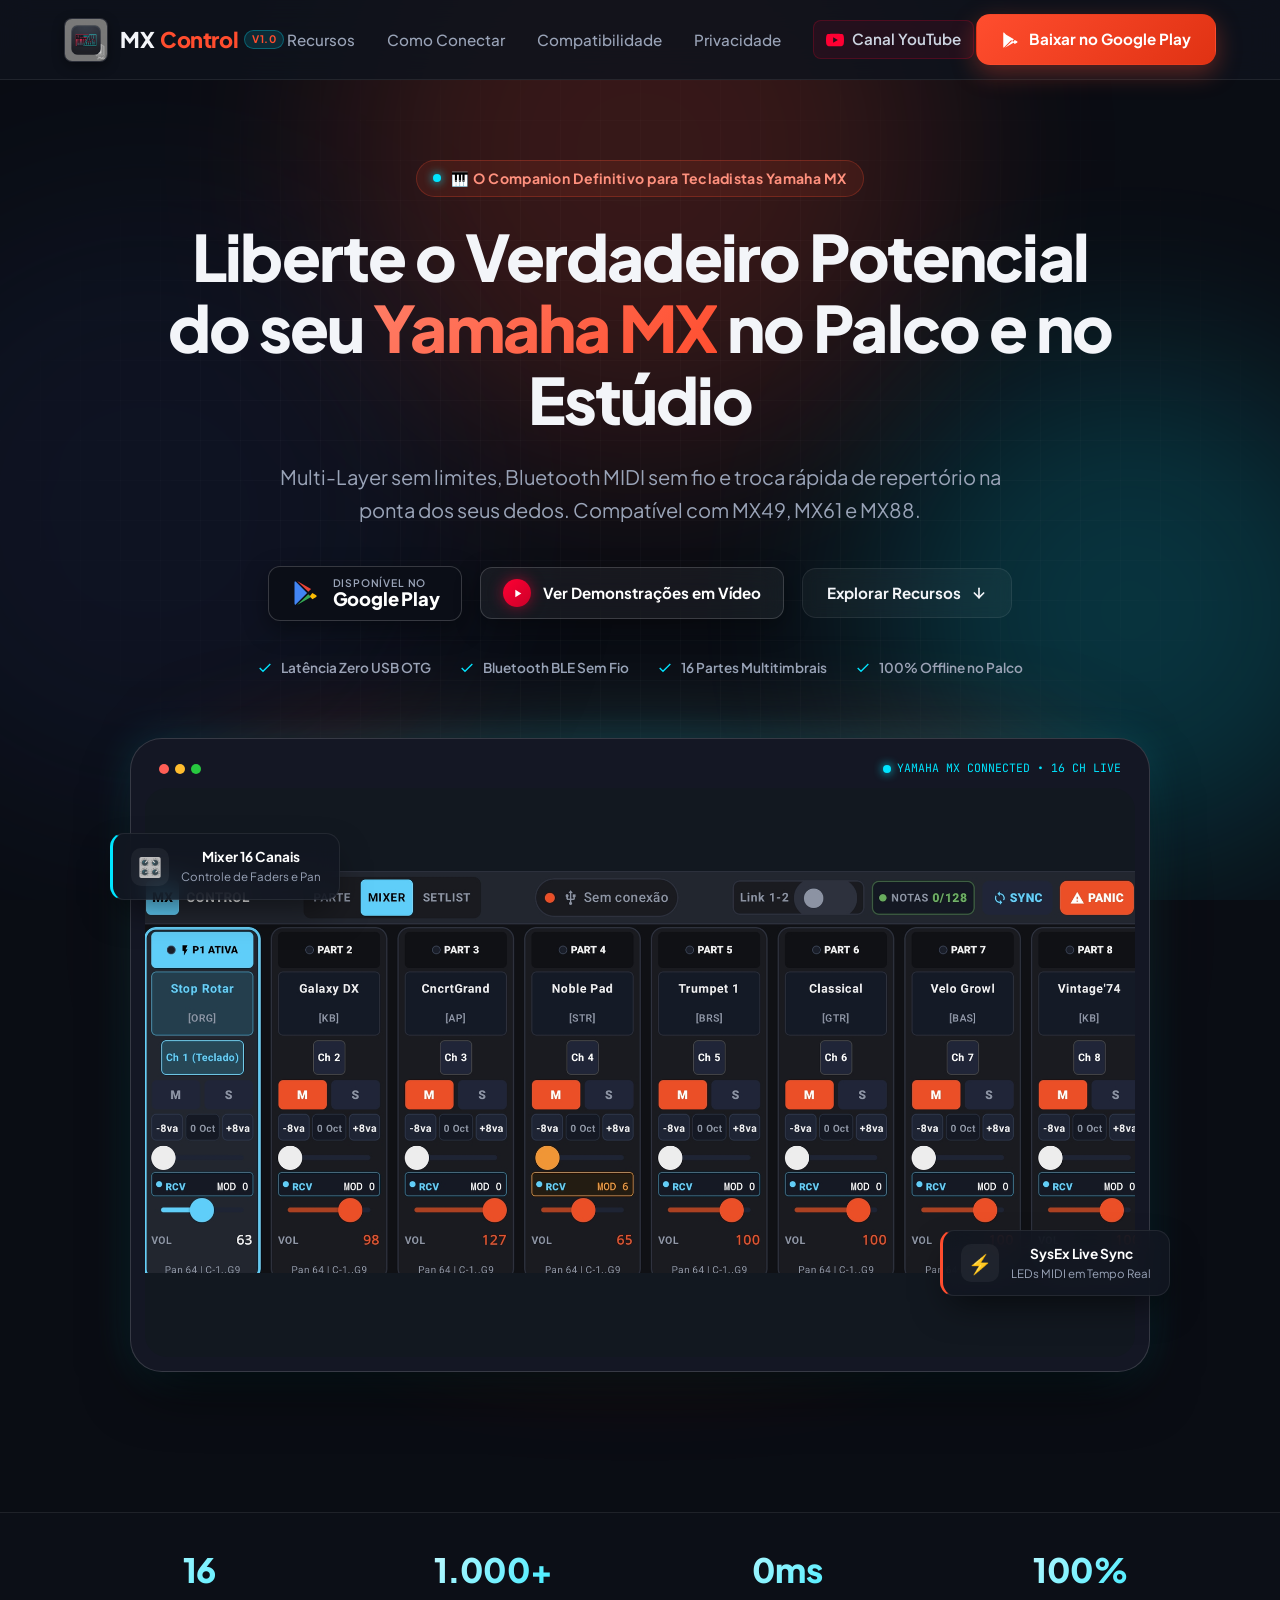
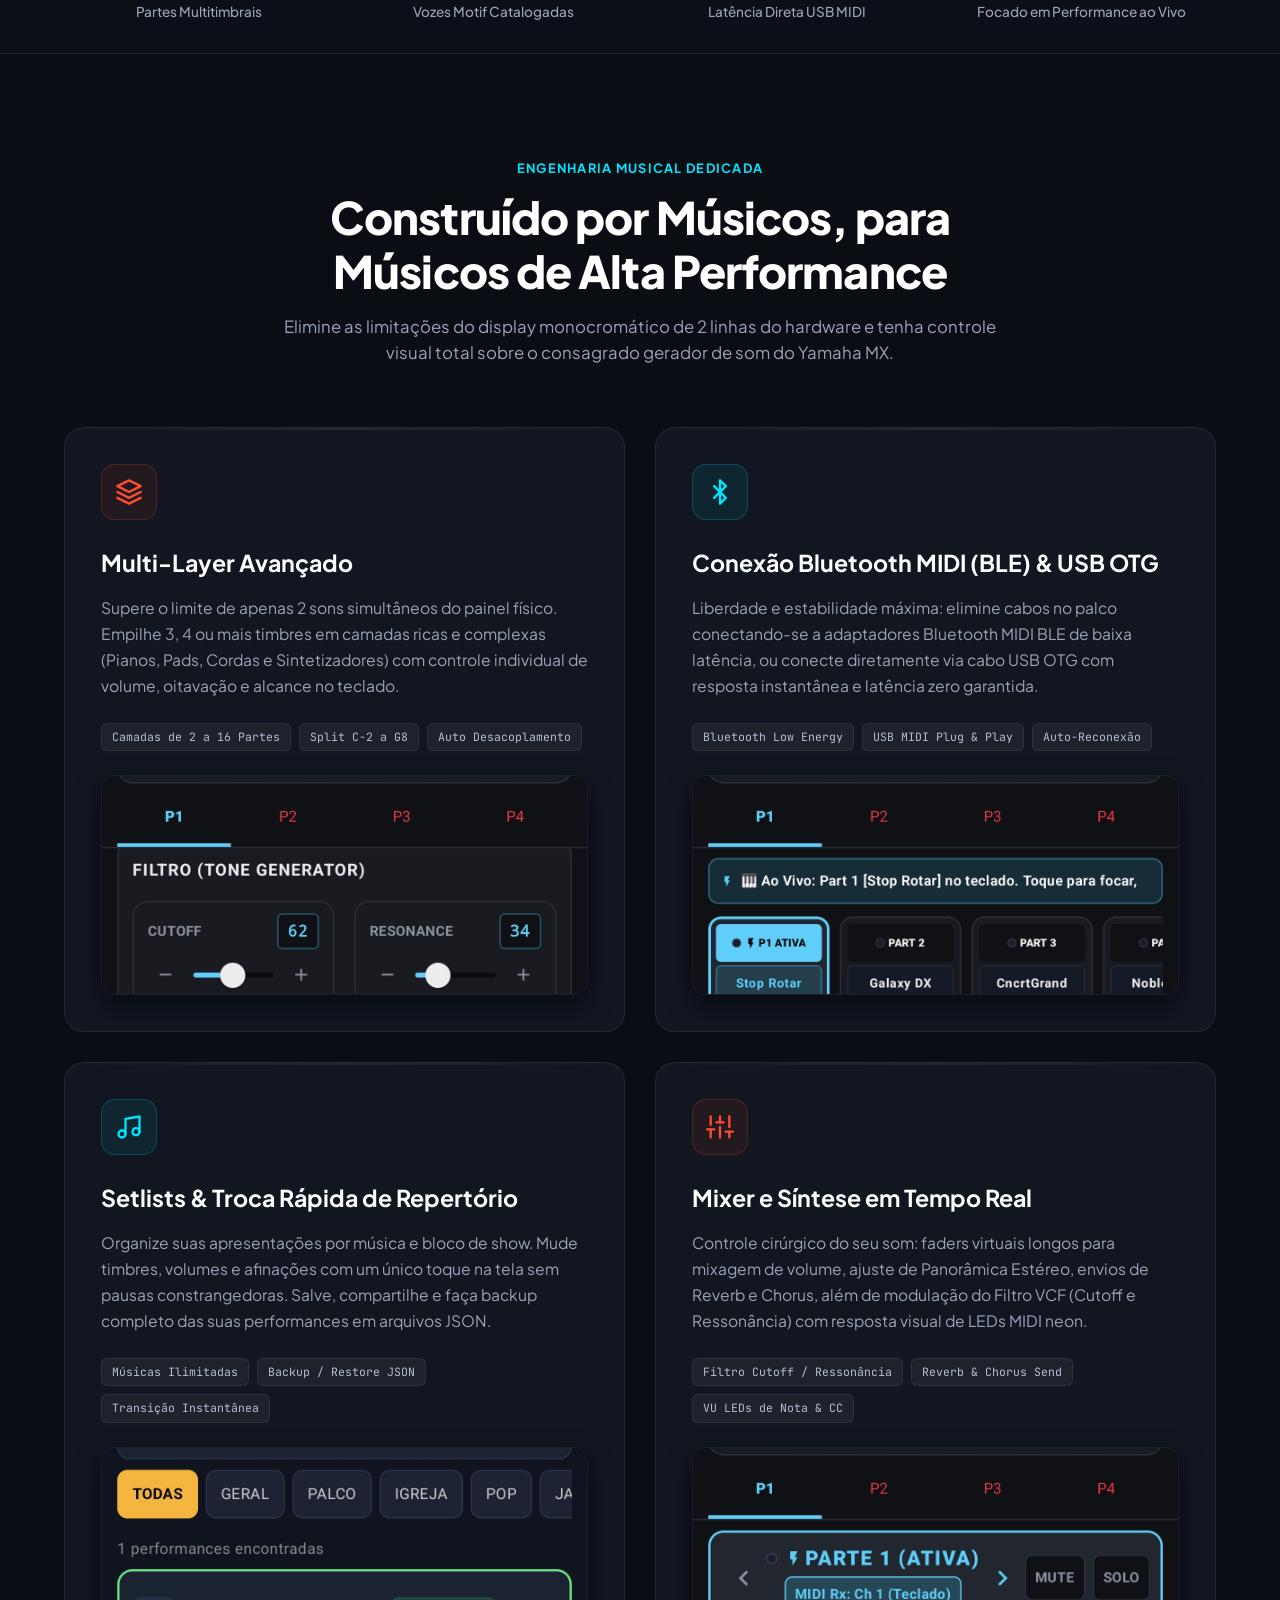
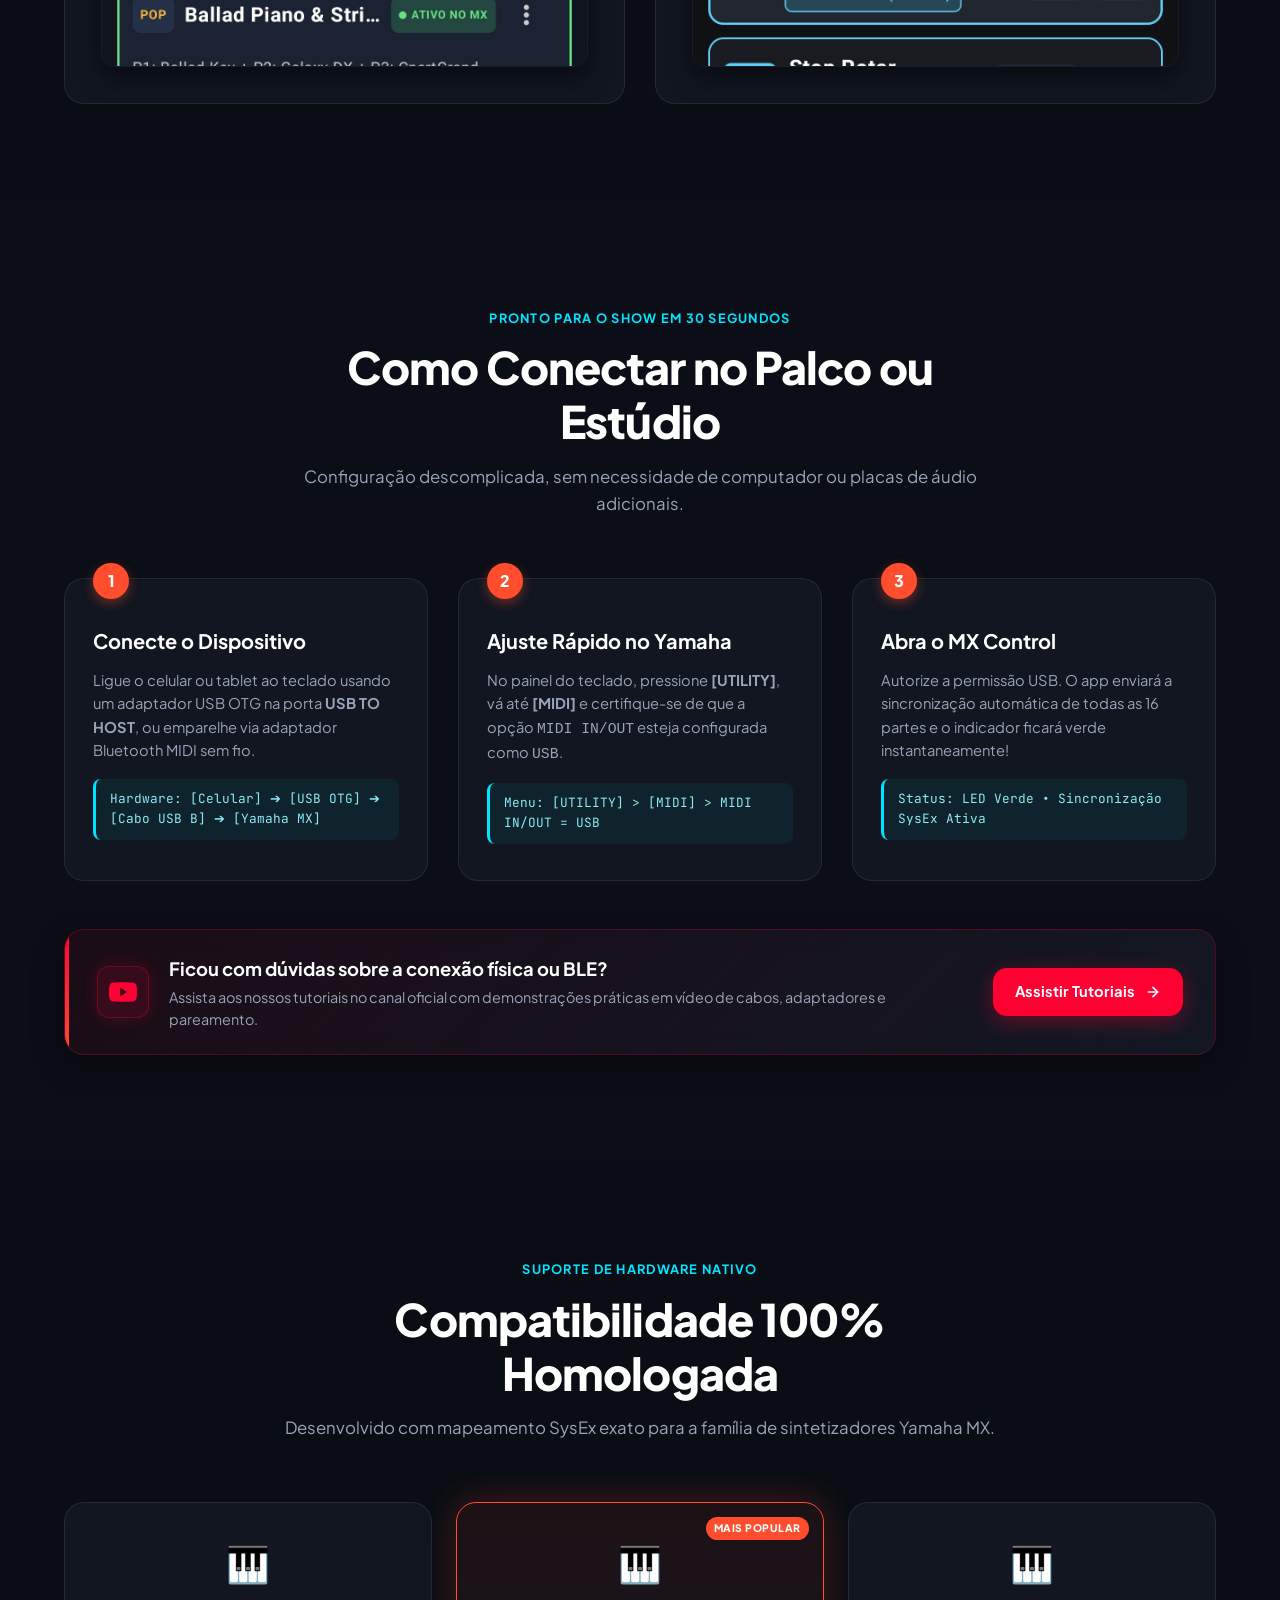
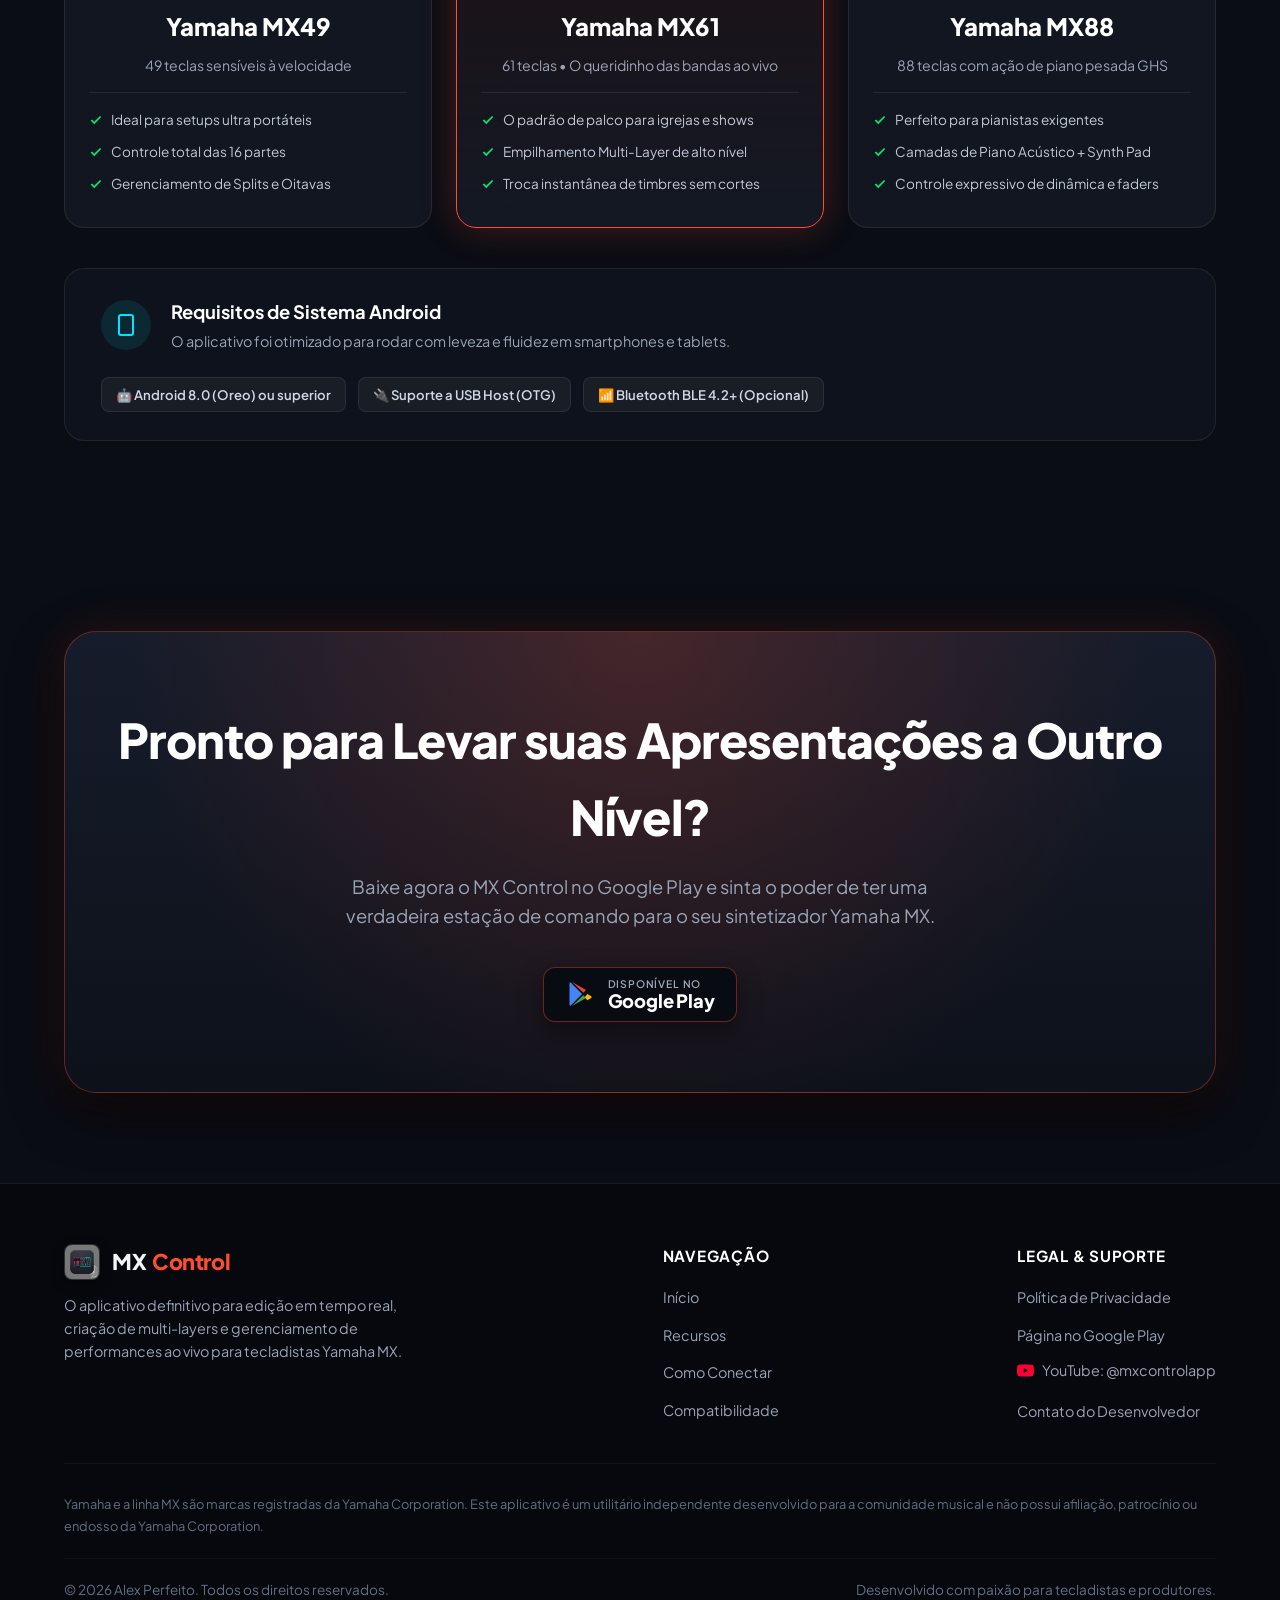
<file: index.html>
<!DOCTYPE html>
<html lang="pt-BR">
<head>
  <meta charset="UTF-8">
  <meta name="viewport" content="width=device-width, initial-scale=1.0">
  <title>MX Control — O Companion Definitivo para Teclados Yamaha MX49, MX61 e MX88</title>
  
  <!-- Metatags SEO e Redes Sociais -->
  <meta name="description" content="Controle multitimbral profissional, multi-layer sem limites, conexão Bluetooth MIDI/USB OTG e troca rápida de setlists para Yamaha MX49, MX61 e MX88 no Android.">
  <meta name="keywords" content="Yamaha MX, MX61, MX49, MX88, MIDI Controller, Multi-Layer, SysEx, Android MIDI, BLE MIDI, Alex Perfeito, Tecladista, Setlist">
  <meta name="author" content="Alex Perfeito">
  <meta name="theme-color" content="#0a0d14">
  <link rel="canonical" href="https://alexperfeito.github.io/mxcontrol/">
  
  <!-- Open Graph / Facebook / WhatsApp -->
  <meta property="og:type" content="website">
  <meta property="og:url" content="https://alexperfeito.github.io/mxcontrol/">
  <meta property="og:title" content="MX Control — Liberte o Potencial do seu Yamaha MX">
  <meta property="og:description" content="Multi-Layer sem limites, Bluetooth MIDI sem fio e troca rápida de repertório na ponta dos seus dedos.">
  <meta property="og:image" content="https://alexperfeito.github.io/mxcontrol/assets/05_mixer_tablet_landscape.png">

  <!-- Favicon -->
  <link rel="icon" type="image/png" href="assets/icon.png">
  <link rel="apple-touch-icon" href="assets/icon.png">

  <!-- Google Fonts: Plus Jakarta Sans -->
  <link rel="preconnect" href="https://fonts.googleapis.com">
  <link rel="preconnect" href="https://fonts.gstatic.com" crossorigin>
  <link href="https://fonts.googleapis.com/css2?family=Plus+Jakarta+Sans:wght@400;500;600;700;800&family=JetBrains+Mono:wght@500;700&display=swap" rel="stylesheet">

  <!-- Estilos Customizados -->
  <link rel="stylesheet" href="style.css">
</head>
<body>

  <!-- Efeitos de Fundo (Glow Studio e Malha de Síntese) -->
  <div class="bg-decorations" aria-hidden="true">
    <div class="glow-orb glow-orb-1"></div>
    <div class="glow-orb glow-orb-2"></div>
    <div class="glow-orb glow-orb-3"></div>
    <div class="grid-overlay"></div>
  </div>

  <!-- CABEÇALHO / NAVBAR -->
  <header class="site-header" id="siteHeader">
    <div class="container header-inner">
      <a href="#inicio" class="brand-logo" aria-label="MX Control Início">
        <div class="logo-icon-wrap">
          <img src="assets/icon.png" alt="Logo MX Control" class="logo-img">
        </div>
        <span class="brand-text">
          MX <span>Control</span>
          <span class="badge-version">v1.0</span>
        </span>
      </a>

      <!-- Menu Principal -->
      <nav class="nav-menu" aria-label="Navegação Principal">
        <ul class="nav-links" id="navLinks">
          <li><a href="#recursos" class="nav-link">Recursos</a></li>
          <li><a href="#como-conectar" class="nav-link">Como Conectar</a></li>
          <li><a href="#compatibilidade" class="nav-link">Compatibilidade</a></li>
          <li><a href="privacy-policy.html" class="nav-link">Privacidade</a></li>
          <li>
            <a href="https://www.youtube.com/@mxcontrolapp" 
               target="_blank" 
               rel="noopener noreferrer" 
               class="nav-link nav-link-youtube" 
               aria-label="Canal YouTube MX Control">
              <svg class="nav-yt-icon" viewBox="0 0 24 24">
                <path d="M23.498 6.186a3.016 3.016 0 0 0-2.122-2.136C19.505 3.545 12 3.545 12 3.545s-7.505 0-9.377.505A3.017 3.017 0 0 0 .502 6.186C0 8.07 0 12 0 12s0 3.93.502 5.814a3.016 3.016 0 0 0 2.122 2.136c1.871.505 9.376.505 9.376.505s7.505 0 9.377-.505a3.015 3.015 0 0 0 2.122-2.136C24 15.93 24 12 24 12s0-3.93-.502-5.814zM9.545 15.568V8.432L15.818 12l-6.273 3.568z"/>
              </svg>
              <span>Canal YouTube</span>
            </a>
          </li>
          <!-- CTA do Google Play visível dentro do menu expansível no mobile -->
          <li class="mobile-cta-item">
            <a href="https://play.google.com/store/apps/details?id=com.alexperfeito.mxcontrol" 
               target="_blank" 
               rel="noopener noreferrer" 
               class="btn btn-primary"
               id="menuMobileCtaBtn">
              <svg width="18" height="18" viewBox="0 0 24 24" fill="currentColor">
                <path d="M3.609 1.814L13.793 12 3.61 22.186c-.37-.215-.61-.614-.61-1.087V2.901c0-.473.24-.872.61-1.087zm11.244 11.246l2.368 2.368-12.04 6.945 9.672-9.313zm2.368-2.12l-2.368 2.368-9.672-9.313 12.04 6.945zm1.06 1.06l2.977 1.718c.957.552.957 1.455 0 2.008l-2.977 1.718-2.158-2.722 2.158-2.722z"/>
              </svg>
              <span>Baixar no Google Play</span>
            </a>
          </li>
        </ul>
      </nav>

      <!-- Ações do Header -->
      <div class="header-cta">
        <a href="https://play.google.com/store/apps/details?id=com.alexperfeito.mxcontrol" 
           target="_blank" 
           rel="noopener noreferrer" 
           class="btn btn-primary"
           id="headerCtaBtn">
          <svg width="18" height="18" viewBox="0 0 24 24" fill="currentColor">
            <path d="M3.609 1.814L13.793 12 3.61 22.186c-.37-.215-.61-.614-.61-1.087V2.901c0-.473.24-.872.61-1.087zm11.244 11.246l2.368 2.368-12.04 6.945 9.672-9.313zm2.368-2.12l-2.368 2.368-9.672-9.313 12.04 6.945zm1.06 1.06l2.977 1.718c.957.552.957 1.455 0 2.008l-2.977 1.718-2.158-2.722 2.158-2.722z"/>
          </svg>
          <span>Baixar no Google Play</span>
        </a>

        <!-- Botão Menu Mobile -->
        <button class="mobile-toggle" id="mobileToggle" aria-label="Abrir menu de navegação" aria-expanded="false" aria-controls="navLinks">
          <svg class="icon-menu" viewBox="0 0 24 24" fill="none" stroke-width="2" stroke-linecap="round" stroke-linejoin="round">
            <line x1="3" y1="12" x2="21" y2="12"></line>
            <line x1="3" y1="6" x2="21" y2="6"></line>
            <line x1="3" y1="18" x2="21" y2="18"></line>
          </svg>
          <svg class="icon-close" viewBox="0 0 24 24" fill="none" stroke-width="2" stroke-linecap="round" stroke-linejoin="round">
            <line x1="18" y1="6" x2="6" y2="18"></line>
            <line x1="6" y1="6" x2="18" y2="18"></line>
          </svg>
        </button>
      </div>
    </div>
  </header>

  <!-- Overlay / Backdrop para fechar o menu mobile ao clicar fora -->
  <div class="menu-backdrop" id="menuBackdrop" aria-hidden="true"></div>

  <!-- DOBRA PRINCIPAL (HERO SECTION) -->
  <section class="hero" id="inicio">
    <div class="container hero-inner">
      
      <!-- Tag de Destaque -->
      <div class="hero-tag">
        <span class="live-indicator"></span>
        <span>🎹 O Companion Definitivo para Tecladistas Yamaha MX</span>
      </div>

      <!-- Headline Marcante -->
      <h1 class="hero-title">
        Liberte o Verdadeiro Potencial do seu <span class="yamaha-accent">Yamaha MX</span> no Palco e no Estúdio
      </h1>

      <!-- Subheadline -->
      <p class="hero-subtitle">
        Multi-Layer sem limites, Bluetooth MIDI sem fio e troca rápida de repertório na ponta dos seus dedos. Compatível com MX49, MX61 e MX88.
      </p>

      <!-- Botões de Ação Hero -->
      <div class="hero-ctas">
        <!-- Botão Oficial com Badge do Google Play -->
        <a href="https://play.google.com/store/apps/details?id=com.alexperfeito.mxcontrol" 
           target="_blank" 
           rel="noopener noreferrer" 
           class="btn-google-play">
          <svg viewBox="0 0 24 24">
            <path fill="#4285F4" d="M3.609 1.814L13.793 12 3.61 22.186c-.37-.215-.61-.614-.61-1.087V2.901c0-.473.24-.872.61-1.087z"/>
            <path fill="#34A853" d="M14.853 13.06l2.368 2.368-12.04 6.945 9.672-9.313z"/>
            <path fill="#FBBC04" d="M18.281 12l2.977 1.718c.957.552.957 1.455 0 2.008l-2.977 1.718-2.158-2.722 2.158-2.722z"/>
            <path fill="#EA4335" d="M14.853 10.94l-9.672-9.313 12.04 6.945-2.368 2.368z"/>
          </svg>
          <div class="play-text">
            <span class="subtext">DISPONÍVEL NO</span>
            <span class="maintext">Google Play</span>
          </div>
        </a>

        <!-- Botão Secundário: Vídeo Demonstração -->
        <a href="https://www.youtube.com/@mxcontrolapp" 
           target="_blank" 
           rel="noopener noreferrer" 
           class="btn-video-demo">
          <span class="yt-play-badge">
            <svg viewBox="0 0 24 24" width="13" height="13" fill="#ffffff">
              <path d="M8 5v14l11-7z"/>
            </svg>
          </span>
          <span>Ver Demonstrações em Vídeo</span>
        </a>

        <a href="#recursos" class="btn btn-outline">
          <span>Explorar Recursos</span>
          <svg width="16" height="16" viewBox="0 0 24 24" fill="none" stroke="currentColor" stroke-width="2.5" stroke-linecap="round" stroke-linejoin="round">
            <line x1="12" y1="5" x2="12" y2="19"></line>
            <polyline points="19 12 12 19 5 12"></polyline>
          </svg>
        </a>
      </div>

      <!-- Trust Badges -->
      <div class="hero-trust-badges">
        <div class="trust-badge-item">
          <svg viewBox="0 0 24 24" fill="none" stroke="currentColor" stroke-width="2"><polyline points="20 6 9 17 4 12"></polyline></svg>
          <span>Latência Zero USB OTG</span>
        </div>
        <div class="trust-badge-item">
          <svg viewBox="0 0 24 24" fill="none" stroke="currentColor" stroke-width="2"><polyline points="20 6 9 17 4 12"></polyline></svg>
          <span>Bluetooth BLE Sem Fio</span>
        </div>
        <div class="trust-badge-item">
          <svg viewBox="0 0 24 24" fill="none" stroke="currentColor" stroke-width="2"><polyline points="20 6 9 17 4 12"></polyline></svg>
          <span>16 Partes Multitimbrais</span>
        </div>
        <div class="trust-badge-item">
          <svg viewBox="0 0 24 24" fill="none" stroke="currentColor" stroke-width="2"><polyline points="20 6 9 17 4 12"></polyline></svg>
          <span>100% Offline no Palco</span>
        </div>
      </div>

      <!-- MOCKUP ESTILIZADO DA TELA DO APP -->
      <div class="hero-mockup-wrapper">
        <div class="mockup-glow" aria-hidden="true"></div>

        <!-- Pill Flutuante Esquerda -->
        <div class="floating-pill floating-pill-left">
          <div class="pill-icon">🎛️</div>
          <div class="pill-text">
            <span class="pill-title">Mixer 16 Canais</span>
            <span class="pill-desc">Controle de Faders e Pan</span>
          </div>
        </div>

        <!-- Pill Flutuante Direita -->
        <div class="floating-pill floating-pill-right">
          <div class="pill-icon">⚡</div>
          <div class="pill-text">
            <span class="pill-title">SysEx Live Sync</span>
            <span class="pill-desc">LEDs MIDI em Tempo Real</span>
          </div>
        </div>

        <!-- Moldura de Dispositivo -->
        <div class="mockup-device-frame">
          <div class="device-header-bar">
            <div class="device-dots">
              <span class="device-dot"></span>
              <span class="device-dot"></span>
              <span class="device-dot"></span>
            </div>
            <div class="device-status">
              <span class="live-indicator"></span>
              <span>YAMAHA MX CONNECTED &bull; 16 CH LIVE</span>
            </div>
          </div>
          <div class="screen-container">
            <img src="assets/05_mixer_tablet_landscape.png" 
                 alt="MX Control Interface em Modo Mesa de Som Paisagem" 
                 loading="eager">
          </div>
        </div>
      </div>

    </div>
  </section>

  <!-- STRIP DE MÉTRICAS / HIGHLIGHTS -->
  <section class="strip-banner" aria-label="Estatísticas do Aplicativo">
    <div class="container">
      <div class="metrics-grid">
        <div class="metric-item">
          <span class="metric-value">16</span>
          <span class="metric-label">Partes Multitimbrais</span>
        </div>
        <div class="metric-item">
          <span class="metric-value">1.000+</span>
          <span class="metric-label">Vozes Motif Catalogadas</span>
        </div>
        <div class="metric-item">
          <span class="metric-value">0ms</span>
          <span class="metric-label">Latência Direta USB MIDI</span>
        </div>
        <div class="metric-item">
          <span class="metric-value">100%</span>
          <span class="metric-label">Focado em Performance ao Vivo</span>
        </div>
      </div>
    </div>
  </section>

  <!-- CARDS DE RECURSOS (GRID DE FUNCIONALIDADES) -->
  <section class="section" id="recursos">
    <div class="container">
      
      <div class="section-head">
        <span class="section-tag">Engenharia Musical Dedicada</span>
        <h2 class="section-title">Construído por Músicos, para Músicos de Alta Performance</h2>
        <p class="section-subtitle">
          Elimine as limitações do display monocromático de 2 linhas do hardware e tenha controle visual total sobre o consagrado gerador de som do Yamaha MX.
        </p>
      </div>

      <div class="features-grid">

        <!-- Card 1: Multi-Layer Avançado -->
        <div class="feature-card card-yamaha">
          <div>
            <div class="feature-icon-wrapper">
              <svg width="28" height="28" viewBox="0 0 24 24" fill="none" stroke="currentColor" stroke-width="2" stroke-linecap="round" stroke-linejoin="round">
                <polygon points="12 2 2 7 12 12 22 7 12 2"></polygon>
                <polyline points="2 17 12 22 22 17"></polyline>
                <polyline points="2 12 12 17 22 12"></polyline>
              </svg>
            </div>
            <h3>Multi-Layer Avançado</h3>
            <p>
              Supere o limite de apenas 2 sons simultâneos do painel físico. Empilhe 3, 4 ou mais timbres em camadas ricas e complexas (Pianos, Pads, Cordas e Sintetizadores) com controle individual de volume, oitavação e alcance no teclado.
            </p>
            <div class="feature-tags">
              <span class="tech-tag">Camadas de 2 a 16 Partes</span>
              <span class="tech-tag">Split C-2 a G8</span>
              <span class="tech-tag">Auto Desacoplamento</span>
            </div>
          </div>
          <div class="feature-preview">
            <img src="assets/04_filtro_split_celular.png" alt="Ajuste de Splits e Layers no MX Control">
          </div>
        </div>

        <!-- Card 2: Conexão Bluetooth MIDI & USB OTG -->
        <div class="feature-card">
          <div>
            <div class="feature-icon-wrapper">
              <svg width="28" height="28" viewBox="0 0 24 24" fill="none" stroke="currentColor" stroke-width="2" stroke-linecap="round" stroke-linejoin="round">
                <path d="M7 17l10-10L12 2v20l5-5L7 7"></path>
              </svg>
            </div>
            <h3>Conexão Bluetooth MIDI (BLE) & USB OTG</h3>
            <p>
              Liberdade e estabilidade máxima: elimine cabos no palco conectando-se a adaptadores Bluetooth MIDI BLE de baixa latência, ou conecte diretamente via cabo USB OTG com resposta instantânea e latência zero garantida.
            </p>
            <div class="feature-tags">
              <span class="tech-tag">Bluetooth Low Energy</span>
              <span class="tech-tag">USB MIDI Plug & Play</span>
              <span class="tech-tag">Auto-Reconexão</span>
            </div>
          </div>
          <div class="feature-preview">
            <img src="assets/01_mixer_celular.png" alt="Conexão rápida e Mixer no MX Control">
          </div>
        </div>

        <!-- Card 3: Setlists & Troca Rápida de Repertório -->
        <div class="feature-card">
          <div>
            <div class="feature-icon-wrapper">
              <svg width="28" height="28" viewBox="0 0 24 24" fill="none" stroke="currentColor" stroke-width="2" stroke-linecap="round" stroke-linejoin="round">
                <path d="M9 18V5l12-2v13"></path>
                <circle cx="6" cy="18" r="3"></circle>
                <circle cx="18" cy="16" r="3"></circle>
              </svg>
            </div>
            <h3>Setlists & Troca Rápida de Repertório</h3>
            <p>
              Organize suas apresentações por música e bloco de show. Mude timbres, volumes e afinações com um único toque na tela sem pausas constrangedoras. Salve, compartilhe e faça backup completo das suas performances em arquivos JSON.
            </p>
            <div class="feature-tags">
              <span class="tech-tag">Músicas Ilimitadas</span>
              <span class="tech-tag">Backup / Restore JSON</span>
              <span class="tech-tag">Transição Instantânea</span>
            </div>
          </div>
          <div class="feature-preview">
            <img src="assets/02_setlist_celular.png" alt="Gerenciador de Setlists do MX Control">
          </div>
        </div>

        <!-- Card 4: Mixer e Síntese em Tempo Real -->
        <div class="feature-card card-yamaha">
          <div>
            <div class="feature-icon-wrapper">
              <svg width="28" height="28" viewBox="0 0 24 24" fill="none" stroke="currentColor" stroke-width="2" stroke-linecap="round" stroke-linejoin="round">
                <line x1="4" y1="21" x2="4" y2="14"></line>
                <line x1="4" y1="10" x2="4" y2="3"></line>
                <line x1="12" y1="21" x2="12" y2="12"></line>
                <line x1="12" y1="8" x2="12" y2="3"></line>
                <line x1="20" y1="21" x2="20" y2="16"></line>
                <line x1="20" y1="12" x2="20" y2="3"></line>
                <line x1="1" y1="14" x2="7" y2="14"></line>
                <line x1="9" y1="8" x2="15" y2="8"></line>
                <line x1="17" y1="16" x2="23" y2="16"></line>
              </svg>
            </div>
            <h3>Mixer e Síntese em Tempo Real</h3>
            <p>
              Controle cirúrgico do seu som: faders virtuais longos para mixagem de volume, ajuste de Panorâmica Estéreo, envios de Reverb e Chorus, além de modulação do Filtro VCF (Cutoff e Ressonância) com resposta visual de LEDs MIDI neon.
            </p>
            <div class="feature-tags">
              <span class="tech-tag">Filtro Cutoff / Ressonância</span>
              <span class="tech-tag">Reverb & Chorus Send</span>
              <span class="tech-tag">VU LEDs de Nota & CC</span>
            </div>
          </div>
          <div class="feature-preview">
            <img src="assets/03_parte_efeitos_celular.png" alt="Edição de Parâmetros e Síntese">
          </div>
        </div>

      </div>

    </div>
  </section>

  <!-- PASSO A PASSO / COMO FUNCIONA -->
  <section class="section" id="como-conectar" style="background: rgba(12, 16, 24, 0.6);">
    <div class="container">
      
      <div class="section-head">
        <span class="section-tag">Pronto para o Show em 30 Segundos</span>
        <h2 class="section-title">Como Conectar no Palco ou Estúdio</h2>
        <p class="section-subtitle">
          Configuração descomplicada, sem necessidade de computador ou placas de áudio adicionais.
        </p>
      </div>

      <div class="steps-grid">
        <!-- Passo 1 -->
        <div class="step-card">
          <div class="step-number">1</div>
          <h3>Conecte o Dispositivo</h3>
          <p>
            Ligue o celular ou tablet ao teclado usando um adaptador USB OTG na porta <strong>USB TO HOST</strong>, ou emparelhe via adaptador Bluetooth MIDI sem fio.
          </p>
          <div class="step-tip">
            Hardware: [Celular] ➔ [USB OTG] ➔ [Cabo USB B] ➔ [Yamaha MX]
          </div>
        </div>

        <!-- Passo 2 -->
        <div class="step-card">
          <div class="step-number">2</div>
          <h3>Ajuste Rápido no Yamaha</h3>
          <p>
            No painel do teclado, pressione <strong>[UTILITY]</strong>, vá até <strong>[MIDI]</strong> e certifique-se de que a opção <code>MIDI IN/OUT</code> esteja configurada como <code>USB</code>.
          </p>
          <div class="step-tip">
            Menu: [UTILITY] &gt; [MIDI] &gt; MIDI IN/OUT = USB
          </div>
        </div>

        <!-- Passo 3 -->
        <div class="step-card">
          <div class="step-number">3</div>
          <h3>Abra o MX Control</h3>
          <p>
            Autorize a permissão USB. O app enviará a sincronização automática de todas as 16 partes e o indicador ficará verde instantaneamente!
          </p>
          <div class="step-tip">
            Status: LED Verde &bull; Sincronização SysEx Ativa
          </div>
        </div>
      </div>

      <!-- Chamada para Tutoriais no Canal Oficial -->
      <div class="step-footer-banner">
        <div class="step-banner-content">
          <div class="step-banner-icon">
            <svg viewBox="0 0 24 24">
              <path d="M23.498 6.186a3.016 3.016 0 0 0-2.122-2.136C19.505 3.545 12 3.545 12 3.545s-7.505 0-9.377.505A3.017 3.017 0 0 0 .502 6.186C0 8.07 0 12 0 12s0 3.93.502 5.814a3.016 3.016 0 0 0 2.122 2.136c1.871.505 9.376.505 9.376.505s7.505 0 9.377-.505a3.015 3.015 0 0 0 2.122-2.136C24 15.93 24 12 24 12s0-3.93-.502-5.814zM9.545 15.568V8.432L15.818 12l-6.273 3.568z"/>
            </svg>
          </div>
          <div class="step-banner-text">
            <h4>Ficou com dúvidas sobre a conexão física ou BLE?</h4>
            <p>Assista aos nossos tutoriais no canal oficial com demonstrações práticas em vídeo de cabos, adaptadores e pareamento.</p>
          </div>
        </div>
        <a href="https://www.youtube.com/@mxcontrolapp" 
           target="_blank" 
           rel="noopener noreferrer" 
           class="btn-yt-callout">
          <span>Assistir Tutoriais</span>
          <svg width="16" height="16" viewBox="0 0 24 24" fill="none" stroke="currentColor" stroke-width="2.5" stroke-linecap="round" stroke-linejoin="round">
            <line x1="5" y1="12" x2="19" y2="12"></line>
            <polyline points="12 5 19 12 12 19"></polyline>
          </svg>
        </a>
      </div>

    </div>
  </section>

  <!-- COMPATIBILIDADE DE HARDWARE -->
  <section class="section" id="compatibilidade">
    <div class="container">
      
      <div class="section-head">
        <span class="section-tag">Suporte de Hardware Nativo</span>
        <h2 class="section-title">Compatibilidade 100% Homologada</h2>
        <p class="section-subtitle">
          Desenvolvido com mapeamento SysEx exato para a família de sintetizadores Yamaha MX.
        </p>
      </div>

      <div class="models-grid">
        <!-- MX49 -->
        <div class="model-card">
          <div class="model-icon">🎹</div>
          <h3>Yamaha MX49</h3>
          <p class="model-specs">49 teclas sensíveis à velocidade</p>
          <ul class="model-bullets">
            <li>
              <svg viewBox="0 0 24 24" fill="none" stroke="currentColor" stroke-width="3"><polyline points="20 6 9 17 4 12"></polyline></svg>
              <span>Ideal para setups ultra portáteis</span>
            </li>
            <li>
              <svg viewBox="0 0 24 24" fill="none" stroke="currentColor" stroke-width="3"><polyline points="20 6 9 17 4 12"></polyline></svg>
              <span>Controle total das 16 partes</span>
            </li>
            <li>
              <svg viewBox="0 0 24 24" fill="none" stroke="currentColor" stroke-width="3"><polyline points="20 6 9 17 4 12"></polyline></svg>
              <span>Gerenciamento de Splits e Oitavas</span>
            </li>
          </ul>
        </div>

        <!-- MX61 (Featured) -->
        <div class="model-card featured">
          <span class="popular-badge">Mais Popular</span>
          <div class="model-icon">🎹</div>
          <h3>Yamaha MX61</h3>
          <p class="model-specs">61 teclas &bull; O queridinho das bandas ao vivo</p>
          <ul class="model-bullets">
            <li>
              <svg viewBox="0 0 24 24" fill="none" stroke="currentColor" stroke-width="3"><polyline points="20 6 9 17 4 12"></polyline></svg>
              <span>O padrão de palco para igrejas e shows</span>
            </li>
            <li>
              <svg viewBox="0 0 24 24" fill="none" stroke="currentColor" stroke-width="3"><polyline points="20 6 9 17 4 12"></polyline></svg>
              <span>Empilhamento Multi-Layer de alto nível</span>
            </li>
            <li>
              <svg viewBox="0 0 24 24" fill="none" stroke="currentColor" stroke-width="3"><polyline points="20 6 9 17 4 12"></polyline></svg>
              <span>Troca instantânea de timbres sem cortes</span>
            </li>
          </ul>
        </div>

        <!-- MX88 -->
        <div class="model-card">
          <div class="model-icon">🎹</div>
          <h3>Yamaha MX88</h3>
          <p class="model-specs">88 teclas com ação de piano pesada GHS</p>
          <ul class="model-bullets">
            <li>
              <svg viewBox="0 0 24 24" fill="none" stroke="currentColor" stroke-width="3"><polyline points="20 6 9 17 4 12"></polyline></svg>
              <span>Perfeito para pianistas exigentes</span>
            </li>
            <li>
              <svg viewBox="0 0 24 24" fill="none" stroke="currentColor" stroke-width="3"><polyline points="20 6 9 17 4 12"></polyline></svg>
              <span>Camadas de Piano Acústico + Synth Pad</span>
            </li>
            <li>
              <svg viewBox="0 0 24 24" fill="none" stroke="currentColor" stroke-width="3"><polyline points="20 6 9 17 4 12"></polyline></svg>
              <span>Controle expressivo de dinâmica e faders</span>
            </li>
          </ul>
        </div>
      </div>

      <!-- Requisitos de Sistema -->
      <div class="requirements-box">
        <div class="req-left">
          <div class="req-icon">
            <svg width="24" height="24" viewBox="0 0 24 24" fill="none" stroke="currentColor" stroke-width="2">
              <rect x="5" y="2" width="14" height="20" rx="2" ry="2"></rect>
              <line x1="12" y1="18" x2="12.01" y2="18"></line>
            </svg>
          </div>
          <div class="req-info">
            <h4>Requisitos de Sistema Android</h4>
            <p>O aplicativo foi otimizado para rodar com leveza e fluidez em smartphones e tablets.</p>
          </div>
        </div>

        <div class="req-badges">
          <div class="req-pill">
            <span>🤖 Android 8.0 (Oreo) ou superior</span>
          </div>
          <div class="req-pill">
            <span>🔌 Suporte a USB Host (OTG)</span>
          </div>
          <div class="req-pill">
            <span>📶 Bluetooth BLE 4.2+ (Opcional)</span>
          </div>
        </div>
      </div>

    </div>
  </section>

  <!-- CTA FINAL BANNER -->
  <section class="cta-banner-section">
    <div class="container">
      <div class="cta-banner-card">
        <h2>Pronto para Levar suas Apresentações a Outro Nível?</h2>
        <p>
          Baixe agora o MX Control no Google Play e sinta o poder de ter uma verdadeira estação de comando para o seu sintetizador Yamaha MX.
        </p>
        
        <a href="https://play.google.com/store/apps/details?id=com.alexperfeito.mxcontrol" 
           target="_blank" 
           rel="noopener noreferrer" 
           class="btn-google-play"
           style="background: #080b12; border-color: rgba(255, 77, 46, 0.4);">
          <svg viewBox="0 0 24 24">
            <path fill="#4285F4" d="M3.609 1.814L13.793 12 3.61 22.186c-.37-.215-.61-.614-.61-1.087V2.901c0-.473.24-.872.61-1.087z"/>
            <path fill="#34A853" d="M14.853 13.06l2.368 2.368-12.04 6.945 9.672-9.313z"/>
            <path fill="#FBBC04" d="M18.281 12l2.977 1.718c.957.552.957 1.455 0 2.008l-2.977 1.718-2.158-2.722 2.158-2.722z"/>
            <path fill="#EA4335" d="M14.853 10.94l-9.672-9.313 12.04 6.945-2.368 2.368z"/>
          </svg>
          <div class="play-text">
            <span class="subtext">DISPONÍVEL NO</span>
            <span class="maintext">Google Play</span>
          </div>
        </a>
      </div>
    </div>
  </section>

  <!-- RODAPÉ (FOOTER) -->
  <footer class="site-footer">
    <div class="container">
      
      <div class="footer-top">
        <div class="footer-brand">
          <div class="brand-logo">
            <div class="logo-icon-wrap" style="width: 36px; height: 36px;">
              <img src="assets/icon.png" alt="MX Control" class="logo-img">
            </div>
            <span class="brand-text">MX <span>Control</span></span>
          </div>
          <p class="footer-desc">
            O aplicativo definitivo para edição em tempo real, criação de multi-layers e gerenciamento de performances ao vivo para tecladistas Yamaha MX.
          </p>
        </div>

        <div class="footer-links-group">
          <h4>Navegação</h4>
          <ul class="footer-nav">
            <li><a href="#inicio">Início</a></li>
            <li><a href="#recursos">Recursos</a></li>
            <li><a href="#como-conectar">Como Conectar</a></li>
            <li><a href="#compatibilidade">Compatibilidade</a></li>
          </ul>
        </div>

        <div class="footer-links-group">
          <h4>Legal & Suporte</h4>
          <ul class="footer-nav">
            <li><a href="privacy-policy.html">Política de Privacidade</a></li>
            <li><a href="https://play.google.com/store/apps/details?id=com.alexperfeito.mxcontrol" target="_blank" rel="noopener noreferrer">Página no Google Play</a></li>
            <li>
              <a href="https://www.youtube.com/@mxcontrolapp" target="_blank" rel="noopener noreferrer" class="footer-yt-link">
                <svg class="footer-yt-icon" viewBox="0 0 24 24">
                  <path d="M23.498 6.186a3.016 3.016 0 0 0-2.122-2.136C19.505 3.545 12 3.545 12 3.545s-7.505 0-9.377.505A3.017 3.017 0 0 0 .502 6.186C0 8.07 0 12 0 12s0 3.93.502 5.814a3.016 3.016 0 0 0 2.122 2.136c1.871.505 9.376.505 9.376.505s7.505 0 9.377-.505a3.015 3.015 0 0 0 2.122-2.136C24 15.93 24 12 24 12s0-3.93-.502-5.814zM9.545 15.568V8.432L15.818 12l-6.273 3.568z"/>
                </svg>
                <span>YouTube: @mxcontrolapp</span>
              </a>
            </li>
            <li><a href="mailto:alex.perfeito@gmail.com">Contato do Desenvolvedor</a></li>
          </ul>
        </div>
      </div>

      <!-- Texto de Aviso Legal (Requisito) -->
      <div class="footer-disclaimer">
        Yamaha e a linha MX são marcas registradas da Yamaha Corporation. Este aplicativo é um utilitário independente desenvolvido para a comunidade musical e não possui afiliação, patrocínio ou endosso da Yamaha Corporation.
      </div>

      <!-- Direitos Autorais -->
      <div class="footer-bottom">
        <div>&copy; 2026 Alex Perfeito. Todos os direitos reservados.</div>
        <div>Desenvolvido com paixão para tecladistas e produtores.</div>
      </div>

    </div>
  </footer>

  <!-- Scripts Interativos Leves (Zero dependências externas) -->
  <script>
    document.addEventListener('DOMContentLoaded', () => {
      const header = document.getElementById('siteHeader');
      const mobileToggle = document.getElementById('mobileToggle');
      const navLinks = document.getElementById('navLinks');
      const backdrop = document.getElementById('menuBackdrop');

      // 1. Efeito de rolagem na Navbar (Glassmorphism mais escuro ao rolar)
      const handleScroll = () => {
        if (window.scrollY > 20) {
          header.classList.add('scrolled');
        } else {
          header.classList.remove('scrolled');
        }
      };
      window.addEventListener('scroll', handleScroll, { passive: true });
      handleScroll();

      // Funções para controle do Menu Mobile
      const openMobileMenu = () => {
        navLinks.classList.add('active');
        mobileToggle.classList.add('is-open');
        mobileToggle.setAttribute('aria-expanded', 'true');
        mobileToggle.setAttribute('aria-label', 'Fechar menu de navegação');
        if (backdrop) backdrop.classList.add('active');
        document.body.classList.add('menu-open');
      };

      const closeMobileMenu = () => {
        navLinks.classList.remove('active');
        mobileToggle.classList.remove('is-open');
        mobileToggle.setAttribute('aria-expanded', 'false');
        mobileToggle.setAttribute('aria-label', 'Abrir menu de navegação');
        if (backdrop) backdrop.classList.remove('active');
        document.body.classList.remove('menu-open');
      };

      if (mobileToggle && navLinks) {
        // Alternar Menu pelo botão
        mobileToggle.addEventListener('click', (e) => {
          e.stopPropagation();
          const isOpen = navLinks.classList.contains('active');
          if (isOpen) {
            closeMobileMenu();
          } else {
            openMobileMenu();
          }
        });

        // 1. Fechar ao clicar em qualquer link dentro do menu mobile com rolagem suave
        navLinks.querySelectorAll('a').forEach(link => {
          link.addEventListener('click', (e) => {
            const href = link.getAttribute('href');

            // Se for link âncora interno para uma seção da página (#recursos, #como-conectar, etc.)
            if (href && href.startsWith('#')) {
              e.preventDefault();
              const targetId = href.substring(1);
              const targetElement = document.getElementById(targetId);

              closeMobileMenu();

              if (targetElement) {
                // Aguarda o menu iniciar a transição de recolhimento antes da rolagem suave
                setTimeout(() => {
                  const headerHeight = header ? header.offsetHeight : 66;
                  const targetPosition = targetElement.getBoundingClientRect().top + window.pageYOffset - headerHeight;

                  window.scrollTo({
                    top: targetPosition,
                    behavior: 'smooth'
                  });
                }, 120);
              }
            } else {
              // Links externos ou outras páginas (Google Play, YouTube, privacy-policy.html)
              closeMobileMenu();
            }
          });
        });

        // 2. Fechar ao clicar fora (backdrop ou qualquer parte fora do menu)
        if (backdrop) {
          backdrop.addEventListener('click', () => {
            closeMobileMenu();
          });
        }

        document.addEventListener('click', (e) => {
          if (!navLinks.classList.contains('active')) return;
          // Se o clique não foi no próprio menu e nem no botão de alternância
          if (!navLinks.contains(e.target) && !mobileToggle.contains(e.target)) {
            closeMobileMenu();
          }
        });

        // 3. Fechar ao pressionar a tecla ESC
        document.addEventListener('keydown', (e) => {
          if (e.key === 'Escape' || e.key === 'Esc') {
            if (navLinks.classList.contains('active')) {
              closeMobileMenu();
              mobileToggle.focus();
            }
          }
        });
      }
    });
  </script>

</body>
</html>
</file>
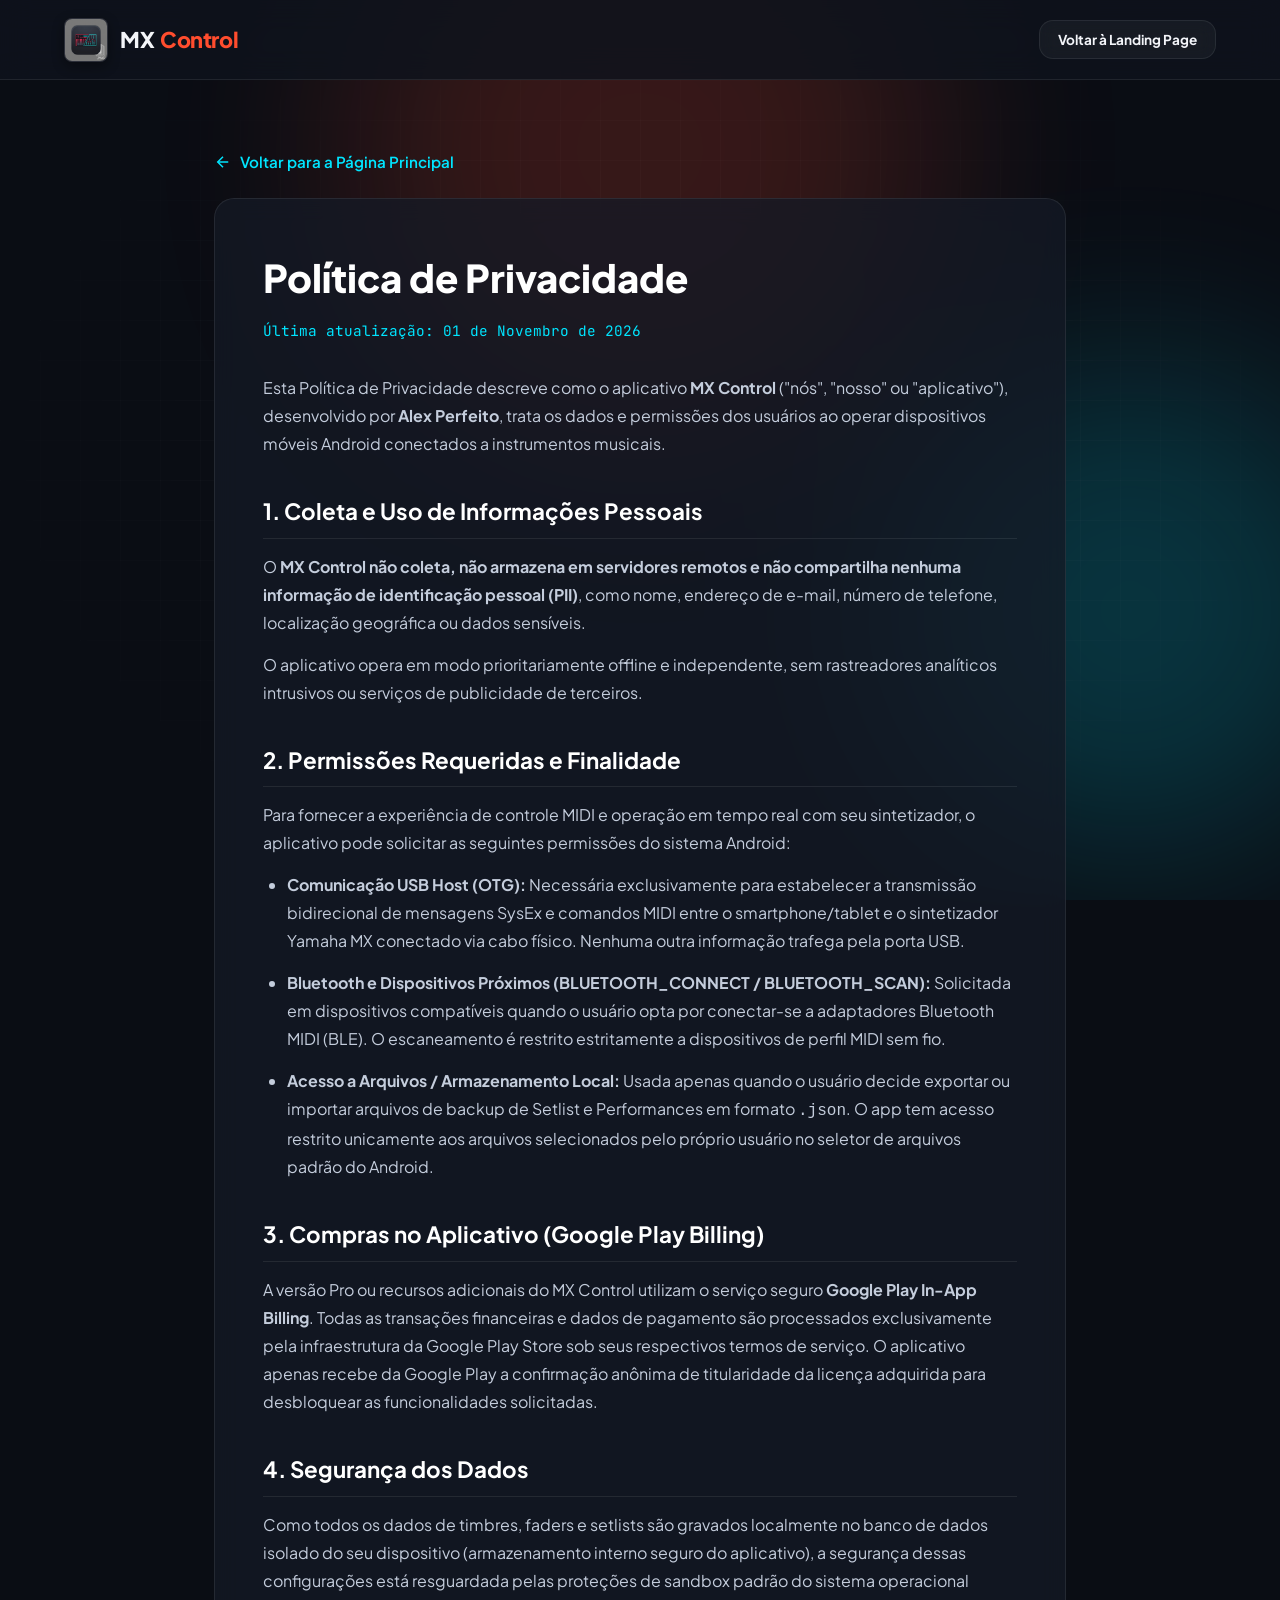
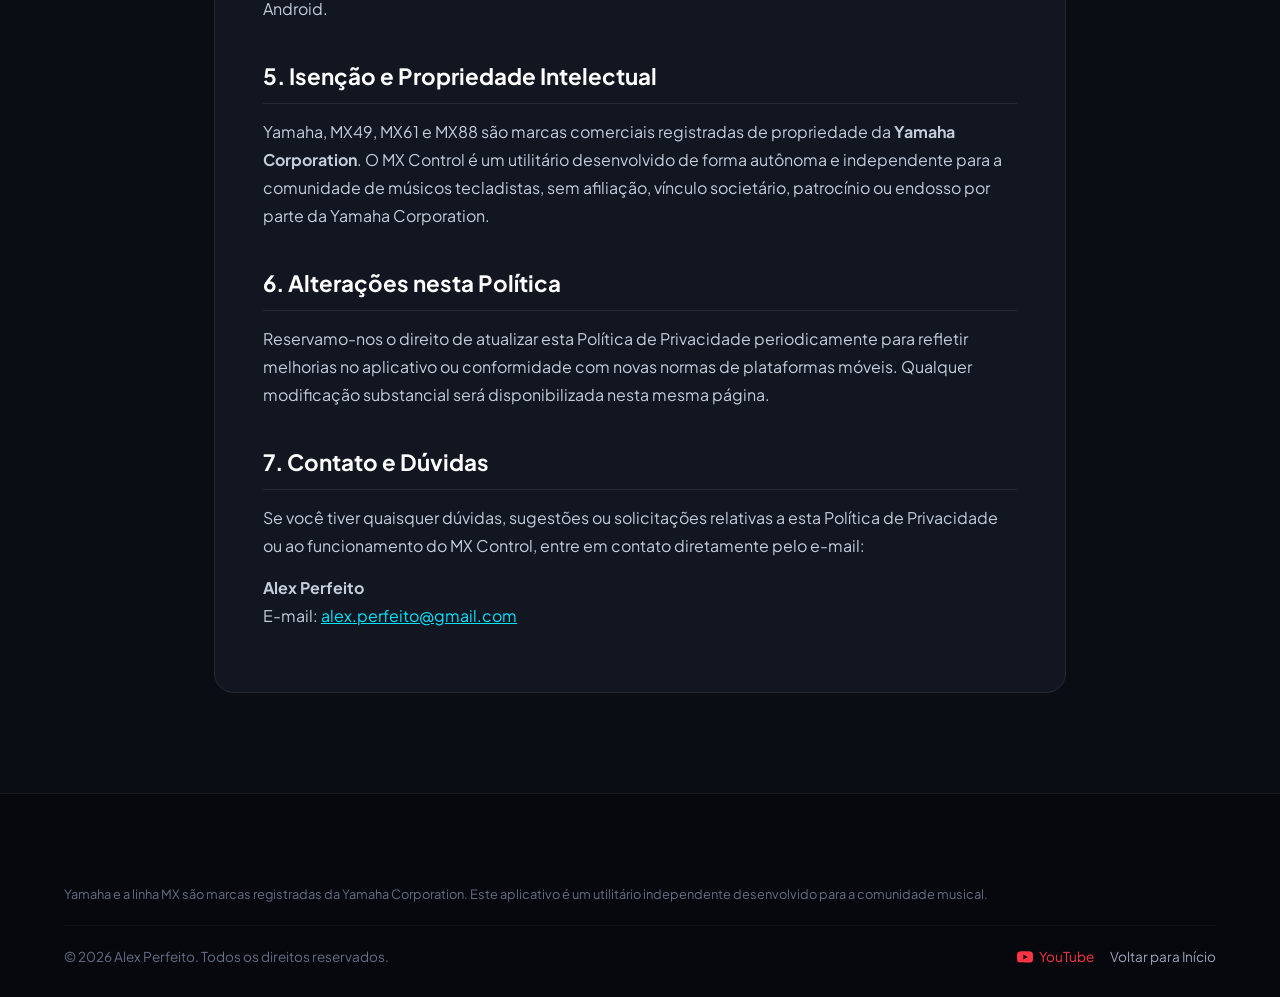
<file: privacy-policy.html>
<!DOCTYPE html>
<html lang="pt-BR">
<head>
  <meta charset="UTF-8">
  <meta name="viewport" content="width=device-width, initial-scale=1.0">
  <title>Política de Privacidade — MX Control</title>
  
  <meta name="description" content="Política de Privacidade do aplicativo MX Control para teclados Yamaha MX.">
  <meta name="author" content="Alex Perfeito">
  <meta name="theme-color" content="#0a0d14">
  <link rel="canonical" href="https://alexperfeito.github.io/mxcontrol/privacy-policy.html">

  <meta property="og:type" content="website">
  <meta property="og:url" content="https://alexperfeito.github.io/mxcontrol/privacy-policy.html">
  <meta property="og:title" content="Política de Privacidade — MX Control">
  <meta property="og:description" content="Política de Privacidade e termos de uso de permissões do app MX Control.">

  <!-- Favicon -->
  <link rel="icon" type="image/png" href="assets/icon.png">
  <link rel="apple-touch-icon" href="assets/icon.png">

  <!-- Google Fonts -->
  <link rel="preconnect" href="https://fonts.googleapis.com">
  <link rel="preconnect" href="https://fonts.gstatic.com" crossorigin>
  <link href="https://fonts.googleapis.com/css2?family=Plus+Jakarta+Sans:wght@400;500;600;700;800&family=JetBrains+Mono:wght@500&display=swap" rel="stylesheet">

  <!-- Estilos -->
  <link rel="stylesheet" href="style.css">

  <style>
    .legal-content {
      padding: 70px 0 100px;
    }
    .legal-card {
      background: var(--bg-card);
      border: 1px solid var(--border-subtle);
      border-radius: var(--radius-lg);
      padding: 48px;
      backdrop-filter: blur(12px);
    }
    .legal-card h1 {
      font-size: 2.4rem;
      font-weight: 800;
      color: #fff;
      margin-bottom: 8px;
    }
    .legal-card .updated-date {
      font-size: 0.9rem;
      color: var(--accent-cyan);
      margin-bottom: 32px;
      display: inline-block;
      font-family: var(--font-mono);
    }
    .legal-card h2 {
      font-size: 1.4rem;
      font-weight: 700;
      color: #fff;
      margin-top: 36px;
      margin-bottom: 14px;
      border-bottom: 1px solid var(--border-subtle);
      padding-bottom: 8px;
    }
    .legal-card p, .legal-card li {
      color: #c4cddc;
      font-size: 1rem;
      line-height: 1.75;
      margin-bottom: 14px;
    }
    .legal-card ul {
      padding-left: 24px;
      margin-bottom: 20px;
    }
    .back-btn {
      margin-bottom: 24px;
      display: inline-flex;
      align-items: center;
      gap: 8px;
      color: var(--accent-cyan);
      text-decoration: none;
      font-weight: 600;
      font-size: 0.95rem;
    }
    .back-btn:hover {
      text-decoration: underline;
    }
    @media (max-width: 768px) {
      .legal-card {
        padding: 24px;
      }
      .legal-card h1 {
        font-size: 1.8rem;
      }
    }
  </style>
</head>
<body>

  <!-- Efeitos de Fundo -->
  <div class="bg-decorations" aria-hidden="true">
    <div class="glow-orb glow-orb-1"></div>
    <div class="glow-orb glow-orb-2"></div>
    <div class="grid-overlay"></div>
  </div>

  <!-- CABEÇALHO -->
  <header class="site-header">
    <div class="container header-inner">
      <a href="index.html" class="brand-logo">
        <div class="logo-icon-wrap">
          <img src="assets/icon.png" alt="Logo MX Control" class="logo-img">
        </div>
        <span class="brand-text">MX <span>Control</span></span>
      </a>

      <div class="header-cta">
        <a href="index.html" class="btn btn-outline" style="padding: 8px 18px; font-size: 0.85rem;">
          Voltar à Landing Page
        </a>
      </div>
    </div>
  </header>

  <!-- CONTEÚDO DA POLÍTICA -->
  <main class="legal-content">
    <div class="container" style="max-width: 900px;">
      
      <a href="index.html" class="back-btn">
        <svg width="18" height="18" viewBox="0 0 24 24" fill="none" stroke="currentColor" stroke-width="2">
          <line x1="19" y1="12" x2="5" y2="12"></line>
          <polyline points="12 19 5 12 12 5"></polyline>
        </svg>
        Voltar para a Página Principal
      </a>

      <div class="legal-card">
        <h1>Política de Privacidade</h1>
        <span class="updated-date">Última atualização: 01 de Novembro de 2026</span>

        <p>
          Esta Política de Privacidade descreve como o aplicativo <strong>MX Control</strong> ("nós", "nosso" ou "aplicativo"), desenvolvido por <strong>Alex Perfeito</strong>, trata os dados e permissões dos usuários ao operar dispositivos móveis Android conectados a instrumentos musicais.
        </p>

        <h2>1. Coleta e Uso de Informações Pessoais</h2>
        <p>
          O <strong>MX Control não coleta, não armazena em servidores remotos e não compartilha nenhuma informação de identificação pessoal (PII)</strong>, como nome, endereço de e-mail, número de telefone, localização geográfica ou dados sensíveis.
        </p>
        <p>
          O aplicativo opera em modo prioritariamente offline e independente, sem rastreadores analíticos intrusivos ou serviços de publicidade de terceiros.
        </p>

        <h2>2. Permissões Requeridas e Finalidade</h2>
        <p>Para fornecer a experiência de controle MIDI e operação em tempo real com seu sintetizador, o aplicativo pode solicitar as seguintes permissões do sistema Android:</p>
        
        <ul>
          <li>
            <strong>Comunicação USB Host (OTG):</strong> Necessária exclusivamente para estabelecer a transmissão bidirecional de mensagens SysEx e comandos MIDI entre o smartphone/tablet e o sintetizador Yamaha MX conectado via cabo físico. Nenhuma outra informação trafega pela porta USB.
          </li>
          <li>
            <strong>Bluetooth e Dispositivos Próximos (BLUETOOTH_CONNECT / BLUETOOTH_SCAN):</strong> Solicitada em dispositivos compatíveis quando o usuário opta por conectar-se a adaptadores Bluetooth MIDI (BLE). O escaneamento é restrito estritamente a dispositivos de perfil MIDI sem fio.
          </li>
          <li>
            <strong>Acesso a Arquivos / Armazenamento Local:</strong> Usada apenas quando o usuário decide exportar ou importar arquivos de backup de Setlist e Performances em formato <code>.json</code>. O app tem acesso restrito unicamente aos arquivos selecionados pelo próprio usuário no seletor de arquivos padrão do Android.
          </li>
        </ul>

        <h2>3. Compras no Aplicativo (Google Play Billing)</h2>
        <p>
          A versão Pro ou recursos adicionais do MX Control utilizam o serviço seguro <strong>Google Play In-App Billing</strong>. Todas as transações financeiras e dados de pagamento são processados exclusivamente pela infraestrutura da Google Play Store sob seus respectivos termos de serviço. O aplicativo apenas recebe da Google Play a confirmação anônima de titularidade da licença adquirida para desbloquear as funcionalidades solicitadas.
        </p>

        <h2>4. Segurança dos Dados</h2>
        <p>
          Como todos os dados de timbres, faders e setlists são gravados localmente no banco de dados isolado do seu dispositivo (armazenamento interno seguro do aplicativo), a segurança dessas configurações está resguardada pelas proteções de sandbox padrão do sistema operacional Android.
        </p>

        <h2>5. Isenção e Propriedade Intelectual</h2>
        <p>
          Yamaha, MX49, MX61 e MX88 são marcas comerciais registradas de propriedade da <strong>Yamaha Corporation</strong>. O MX Control é um utilitário desenvolvido de forma autônoma e independente para a comunidade de músicos tecladistas, sem afiliação, vínculo societário, patrocínio ou endosso por parte da Yamaha Corporation.
        </p>

        <h2>6. Alterações nesta Política</h2>
        <p>
          Reservamo-nos o direito de atualizar esta Política de Privacidade periodicamente para refletir melhorias no aplicativo ou conformidade com novas normas de plataformas móveis. Qualquer modificação substancial será disponibilizada nesta mesma página.
        </p>

        <h2>7. Contato e Dúvidas</h2>
        <p>
          Se você tiver quaisquer dúvidas, sugestões ou solicitações relativas a esta Política de Privacidade ou ao funcionamento do MX Control, entre em contato diretamente pelo e-mail:
        </p>
        <p>
          <strong>Alex Perfeito</strong><br>
          E-mail: <a href="mailto:alex.perfeito@gmail.com" style="color: var(--accent-cyan);">alex.perfeito@gmail.com</a>
        </p>
      </div>

    </div>
  </main>

  <!-- RODAPÉ -->
  <footer class="site-footer">
    <div class="container">
      <div class="footer-disclaimer">
        Yamaha e a linha MX são marcas registradas da Yamaha Corporation. Este aplicativo é um utilitário independente desenvolvido para a comunidade musical.
      </div>
      <div class="footer-bottom">
        <div>&copy; 2026 Alex Perfeito. Todos os direitos reservados.</div>
        <div style="display: flex; gap: 16px; align-items: center;">
          <a href="https://www.youtube.com/@mxcontrolapp" target="_blank" rel="noopener noreferrer" style="color: #ff3344; display: inline-flex; align-items: center; gap: 6px;">
            <svg viewBox="0 0 24 24" width="16" height="16" fill="currentColor">
              <path d="M23.498 6.186a3.016 3.016 0 0 0-2.122-2.136C19.505 3.545 12 3.545 12 3.545s-7.505 0-9.377.505A3.017 3.017 0 0 0 .502 6.186C0 8.07 0 12 0 12s0 3.93.502 5.814a3.016 3.016 0 0 0 2.122 2.136c1.871.505 9.376.505 9.376.505s7.505 0 9.377-.505a3.015 3.015 0 0 0 2.122-2.136C24 15.93 24 12 24 12s0-3.93-.502-5.814zM9.545 15.568V8.432L15.818 12l-6.273 3.568z"/>
            </svg>
            YouTube
          </a>
          <a href="index.html">Voltar para Início</a>
        </div>
      </div>
    </div>
  </footer>

</body>
</html>
</file>
<file: style.css>
/* ==========================================================================
   MX CONTROL - LANDING PAGE STYLES
   Estética: Dark Synthwave / Modern Music Gear / Yamaha Pro Theme
   ========================================================================== */

:root {
  /* Cores Principais */
  --bg-primary: #0a0d14;
  --bg-secondary: #0f131d;
  --bg-card: rgba(21, 26, 38, 0.75);
  --bg-card-hover: rgba(28, 35, 51, 0.9);
  --bg-glass: rgba(15, 19, 29, 0.85);

  /* Acentos de Cor */
  --accent-yamaha: #ff4d2e;          /* Vermelho/Laranja Yamaha */
  --accent-yamaha-glow: rgba(255, 77, 46, 0.35);
  --accent-cyan: #00e5ff;            /* Ciano Neon LED MIDI */
  --accent-cyan-glow: rgba(0, 229, 255, 0.35);
  --accent-purple: #7f52ff;          /* Toque sênior tech */
  --accent-green: #00e676;           /* Status Conectado */

  /* Textos */
  --text-main: #f3f5f9;
  --text-muted: #9aa4b8;
  --text-faint: #636e84;

  /* Bordas & Efeitos */
  --border-subtle: rgba(255, 255, 255, 0.08);
  --border-highlight: rgba(0, 229, 255, 0.25);
  --border-yamaha: rgba(255, 77, 46, 0.3);
  --shadow-card: 0 16px 36px -10px rgba(0, 0, 0, 0.6);
  --shadow-glow-cyan: 0 0 35px rgba(0, 229, 255, 0.22);
  --shadow-glow-yamaha: 0 0 35px rgba(255, 77, 46, 0.25);

  /* Layout */
  --max-width: 1200px;
  --header-height: 80px;
  --radius-sm: 8px;
  --radius-md: 14px;
  --radius-lg: 20px;
  --radius-xl: 32px;

  /* Tipografia */
  --font-family: 'Plus Jakarta Sans', -apple-system, BlinkMacSystemFont, 'Segoe UI', Roboto, sans-serif;
  --font-mono: 'JetBrains Mono', 'Fira Code', monospace;
}

/* Reset Global */
*, *::before, *::after {
  box-sizing: border-box;
  margin: 0;
  padding: 0;
}

html {
  scroll-behavior: smooth;
  font-size: 16px;
  background-color: var(--bg-primary);
  color: var(--text-main);
  font-family: var(--font-family);
  -webkit-font-smoothing: antialiased;
}

body {
  overflow-x: hidden;
  background-color: var(--bg-primary);
  line-height: 1.6;
  position: relative;
}

/* Background Gradients & Studio Grid Effect */
.bg-decorations {
  position: fixed;
  inset: 0;
  pointer-events: none;
  z-index: 0;
  overflow: hidden;
}

.glow-orb {
  position: absolute;
  border-radius: 50%;
  filter: blur(100px);
  opacity: 0.18;
}

.glow-orb-1 {
  width: 600px;
  height: 600px;
  background: var(--accent-yamaha);
  top: -150px;
  left: 50%;
  transform: translateX(-50%);
}

.glow-orb-2 {
  width: 500px;
  height: 500px;
  background: var(--accent-cyan);
  top: 40%;
  right: -100px;
}

.glow-orb-3 {
  width: 600px;
  height: 600px;
  background: #253366;
  bottom: 10%;
  left: -150px;
}

.grid-overlay {
  position: absolute;
  inset: 0;
  background-image: 
    linear-gradient(rgba(255, 255, 255, 0.02) 1px, transparent 1px),
    linear-gradient(90deg, rgba(255, 255, 255, 0.02) 1px, transparent 1px);
  background-size: 40px 40px;
  mask-image: radial-gradient(ellipse at center, black 40%, transparent 80%);
  -webkit-mask-image: radial-gradient(ellipse at center, black 40%, transparent 80%);
}

/* Container */
.container {
  width: 100%;
  max-width: var(--max-width);
  margin: 0 auto;
  padding: 0 24px;
  position: relative;
  z-index: 1;
}

/* ==========================================================================
   HEADER & NAVBAR
   ========================================================================== */
.site-header {
  position: sticky;
  top: 0;
  width: 100%;
  height: var(--header-height);
  background: var(--bg-glass);
  backdrop-filter: blur(16px);
  -webkit-backdrop-filter: blur(16px);
  border-bottom: 1px solid var(--border-subtle);
  z-index: 1000;
  transition: all 0.3s ease;
}

.site-header.scrolled {
  background: rgba(10, 13, 20, 0.95);
  box-shadow: 0 10px 30px rgba(0, 0, 0, 0.5);
  border-bottom-color: rgba(0, 229, 255, 0.15);
}

.header-inner {
  display: flex;
  align-items: center;
  justify-content: space-between;
  height: 100%;
}

.brand-logo {
  display: flex;
  align-items: center;
  gap: 12px;
  text-decoration: none;
  color: var(--text-main);
  font-weight: 800;
  font-size: 1.35rem;
  letter-spacing: -0.02em;
  flex-shrink: 0;
}

.logo-icon-wrap {
  position: relative;
  width: 44px;
  height: 44px;
  border-radius: var(--radius-sm);
  overflow: hidden;
  box-shadow: 0 4px 12px rgba(0, 0, 0, 0.4);
  border: 1px solid rgba(255, 255, 255, 0.1);
  display: flex;
  align-items: center;
  justify-content: center;
  background: #141722;
  flex-shrink: 0;
}

.logo-img {
  width: 100%;
  height: 100%;
  object-fit: cover;
}

.brand-text {
  display: inline-flex;
  align-items: center;
  gap: 6px;
  line-height: 1;
}

.brand-text span {
  color: var(--accent-yamaha);
}

.badge-version {
  font-size: 0.65rem;
  font-weight: 700;
  text-transform: uppercase;
  padding: 3px 7px;
  border-radius: 20px;
  background: rgba(0, 229, 255, 0.12);
  color: var(--accent-cyan);
  border: 1px solid rgba(0, 229, 255, 0.3);
  letter-spacing: 0.05em;
  line-height: 1;
  display: inline-flex;
  align-items: center;
  justify-content: center;
  vertical-align: middle;
}

.nav-links {
  display: flex;
  align-items: center;
  gap: 32px;
  list-style: none;
}

.nav-link {
  color: var(--text-muted);
  text-decoration: none;
  font-size: 0.95rem;
  font-weight: 500;
  transition: color 0.2s ease;
  position: relative;
}

.nav-link:hover {
  color: var(--accent-cyan);
}

.nav-link::after {
  content: '';
  position: absolute;
  bottom: -4px;
  left: 0;
  width: 0;
  height: 2px;
  background: var(--accent-cyan);
  transition: width 0.2s ease;
  border-radius: 2px;
}

.nav-link:hover::after {
  width: 100%;
}

/* Link Sutil do YouTube na Navbar */
.nav-link-youtube {
  display: inline-flex;
  align-items: center;
  gap: 8px;
  color: #cdd5e2;
  font-weight: 600;
  padding: 6px 12px;
  border-radius: var(--radius-sm);
  background: rgba(255, 0, 51, 0.08);
  border: 1px solid rgba(255, 0, 51, 0.2);
  transition: all 0.25s ease;
}

.nav-link-youtube::after {
  display: none !important;
}

.nav-link-youtube:hover {
  background: rgba(255, 0, 51, 0.16);
  border-color: rgba(255, 0, 51, 0.45);
  color: #ffffff;
  transform: translateY(-1px);
}

.nav-yt-icon {
  width: 18px;
  height: 18px;
  fill: #ff0033;
  flex-shrink: 0;
  transition: transform 0.2s ease;
}

.nav-link-youtube:hover .nav-yt-icon {
  transform: scale(1.15);
}

.header-cta {
  display: flex;
  align-items: center;
  gap: 16px;
}

.mobile-cta-item {
  display: none;
}

/* Mobile Toggle */
.mobile-toggle {
  display: none;
  background: transparent;
  border: none;
  color: var(--text-main);
  cursor: pointer;
  padding: 8px;
  border-radius: var(--radius-sm);
  align-items: center;
  justify-content: center;
  line-height: 0;
  transition: background-color 0.2s ease, transform 0.15s ease;
}

.mobile-toggle:hover {
  background: rgba(255, 255, 255, 0.08);
}

.mobile-toggle:active {
  transform: scale(0.95);
}

.mobile-toggle svg {
  width: 26px;
  height: 26px;
  stroke: var(--text-main);
  transition: transform 0.25s ease, stroke 0.2s ease;
}

.mobile-toggle .icon-close {
  display: none;
}

.mobile-toggle.is-open .icon-menu {
  display: none;
}

.mobile-toggle.is-open .icon-close {
  display: block;
  stroke: var(--accent-yamaha);
}

/* Backdrop escurecido para clique fora no Mobile */
.menu-backdrop {
  position: fixed;
  inset: 0;
  background: rgba(0, 0, 0, 0.68);
  backdrop-filter: blur(4px);
  -webkit-backdrop-filter: blur(4px);
  opacity: 0;
  visibility: hidden;
  pointer-events: none;
  transition: opacity 0.3s cubic-bezier(0.16, 1, 0.3, 1), visibility 0.3s ease;
  z-index: 998;
}

.menu-backdrop.active {
  opacity: 1;
  visibility: visible;
  pointer-events: auto;
}

body.menu-open {
  overflow: hidden;
}

/* ==========================================================================
   BUTTONS & CTAs
   ========================================================================== */
.btn {
  display: inline-flex;
  align-items: center;
  justify-content: center;
  gap: 10px;
  padding: 12px 24px;
  font-size: 0.95rem;
  font-weight: 700;
  text-decoration: none;
  border-radius: var(--radius-md);
  transition: all 0.25s cubic-bezier(0.16, 1, 0.3, 1);
  cursor: pointer;
  border: 1px solid transparent;
}

.btn-primary {
  background: linear-gradient(135deg, #ff4d2e, #e03213);
  color: #ffffff;
  box-shadow: 0 8px 24px rgba(255, 77, 46, 0.35);
}

.btn-primary:hover {
  transform: translateY(-2px);
  box-shadow: 0 12px 30px rgba(255, 77, 46, 0.5);
  background: linear-gradient(135deg, #ff6045, #ee391a);
}

.btn-outline {
  background: rgba(255, 255, 255, 0.04);
  color: var(--text-main);
  border: 1px solid var(--border-subtle);
  backdrop-filter: blur(8px);
}

.btn-outline:hover {
  background: rgba(255, 255, 255, 0.08);
  border-color: var(--accent-cyan);
  color: var(--accent-cyan);
  transform: translateY(-2px);
}

/* Google Play Official Badge Button */
.btn-google-play {
  display: inline-flex;
  align-items: center;
  gap: 14px;
  padding: 10px 22px;
  background: #0b0e17;
  border: 1px solid rgba(255, 255, 255, 0.18);
  border-radius: 12px;
  text-decoration: none;
  color: #fff;
  transition: all 0.25s ease;
  box-shadow: 0 8px 25px rgba(0, 0, 0, 0.4);
}

.btn-google-play:hover {
  border-color: var(--accent-cyan);
  background: #121724;
  transform: translateY(-3px);
  box-shadow: 0 12px 30px rgba(0, 229, 255, 0.25);
}

.btn-google-play svg {
  width: 28px;
  height: 28px;
  flex-shrink: 0;
}

.play-text {
  display: flex;
  flex-direction: column;
  text-align: left;
  line-height: 1.15;
}

.play-text .subtext {
  font-size: 0.65rem;
  letter-spacing: 0.08em;
  text-transform: uppercase;
  color: var(--text-muted);
  font-weight: 600;
}

.play-text .maintext {
  font-size: 1.15rem;
  font-weight: 800;
  color: #ffffff;
  letter-spacing: -0.01em;
}

/* Botão Secundário Estilizado: Vídeo Demonstração Hero */
.btn-video-demo {
  display: inline-flex;
  align-items: center;
  gap: 12px;
  padding: 11px 22px;
  background: rgba(255, 255, 255, 0.05);
  border: 1px solid rgba(255, 255, 255, 0.16);
  border-radius: 12px;
  color: #ffffff;
  text-decoration: none;
  font-weight: 700;
  font-size: 0.95rem;
  backdrop-filter: blur(12px);
  -webkit-backdrop-filter: blur(12px);
  transition: all 0.25s cubic-bezier(0.16, 1, 0.3, 1);
  box-shadow: 0 8px 24px rgba(0, 0, 0, 0.35);
}

.btn-video-demo:hover {
  background: rgba(255, 0, 51, 0.1);
  border-color: rgba(255, 0, 51, 0.5);
  color: #ffffff;
  transform: translateY(-2px);
  box-shadow: 0 12px 30px rgba(255, 0, 51, 0.25);
}

.yt-play-badge {
  width: 28px;
  height: 28px;
  border-radius: 50%;
  background: linear-gradient(135deg, #ff0033, #cc0029);
  display: flex;
  align-items: center;
  justify-content: center;
  box-shadow: 0 0 14px rgba(255, 0, 51, 0.5);
  flex-shrink: 0;
  transition: transform 0.2s ease;
}

.btn-video-demo:hover .yt-play-badge {
  transform: scale(1.12);
}

/* ==========================================================================
   HERO SECTION
   ========================================================================== */
.hero {
  padding: 80px 0 100px;
  position: relative;
}

.hero-inner {
  display: flex;
  flex-direction: column;
  align-items: center;
  text-align: center;
}

.hero-tag {
  display: inline-flex;
  align-items: center;
  gap: 10px;
  padding: 6px 16px;
  border-radius: 30px;
  background: rgba(255, 77, 46, 0.1);
  border: 1px solid rgba(255, 77, 46, 0.25);
  color: #ff917e;
  font-size: 0.88rem;
  font-weight: 700;
  letter-spacing: 0.02em;
  margin-bottom: 24px;
  animation: pulse-glow 3s infinite alternate;
}

.live-indicator {
  width: 8px;
  height: 8px;
  border-radius: 50%;
  background: var(--accent-cyan);
  box-shadow: 0 0 10px var(--accent-cyan);
  animation: blink 1.4s infinite;
}

@keyframes blink {
  0%, 100% { opacity: 1; transform: scale(1); }
  50% { opacity: 0.3; transform: scale(0.8); }
}

@keyframes pulse-glow {
  0% { box-shadow: 0 0 0 rgba(255, 77, 46, 0); }
  100% { box-shadow: 0 0 20px rgba(255, 77, 46, 0.25); }
}

.hero-title {
  font-size: clamp(2.3rem, 5.2vw, 4rem);
  font-weight: 800;
  line-height: 1.12;
  letter-spacing: -0.03em;
  max-width: 950px;
  margin-bottom: 24px;
}

.hero-title .gradient-text {
  background: linear-gradient(135deg, #ffffff 30%, var(--accent-cyan) 85%);
  -webkit-background-clip: text;
  -webkit-text-fill-color: transparent;
}

.hero-title .yamaha-accent {
  background: linear-gradient(135deg, #ff7e67 0%, var(--accent-yamaha) 100%);
  -webkit-background-clip: text;
  -webkit-text-fill-color: transparent;
}

.hero-subtitle {
  font-size: clamp(1.05rem, 2vw, 1.25rem);
  color: var(--text-muted);
  max-width: 760px;
  margin-bottom: 40px;
  line-height: 1.65;
  font-weight: 400;
}

.hero-ctas {
  display: flex;
  align-items: center;
  justify-content: center;
  gap: 18px;
  flex-wrap: wrap;
  margin-bottom: 36px;
}

.hero-trust-badges {
  display: flex;
  align-items: center;
  justify-content: center;
  gap: 28px;
  flex-wrap: wrap;
  color: var(--text-faint);
  font-size: 0.85rem;
  font-weight: 600;
  margin-bottom: 60px;
}

.trust-badge-item {
  display: flex;
  align-items: center;
  gap: 8px;
  color: var(--text-muted);
}

.trust-badge-item svg {
  width: 16px;
  height: 16px;
  color: var(--accent-cyan);
}

/* Hero Showcase Mockup */
.hero-mockup-wrapper {
  width: 100%;
  max-width: 1020px;
  margin: 0 auto;
  position: relative;
}

.mockup-glow {
  position: absolute;
  inset: -20px;
  background: radial-gradient(circle at 50% 30%, rgba(0, 229, 255, 0.25), rgba(255, 77, 46, 0.15) 50%, transparent 75%);
  filter: blur(40px);
  z-index: 0;
  pointer-events: none;
}

.mockup-device-frame {
  position: relative;
  z-index: 1;
  background: #141724;
  border-radius: var(--radius-xl);
  padding: 14px;
  border: 1px solid rgba(255, 255, 255, 0.15);
  box-shadow: 
    0 25px 60px -15px rgba(0, 0, 0, 0.8),
    0 0 40px rgba(0, 229, 255, 0.15);
  transition: transform 0.4s ease;
}

.mockup-device-frame:hover {
  transform: translateY(-4px);
}

.device-header-bar {
  display: flex;
  align-items: center;
  justify-content: space-between;
  padding: 6px 14px 10px;
}

.device-dots {
  display: flex;
  gap: 6px;
}

.device-dot {
  width: 10px;
  height: 10px;
  border-radius: 50%;
  background: rgba(255, 255, 255, 0.2);
}

.device-dot:nth-child(1) { background: #ff5f56; }
.device-dot:nth-child(2) { background: #ffbd2e; }
.device-dot:nth-child(3) { background: #27c93f; }

.device-status {
  font-family: var(--font-mono);
  font-size: 0.72rem;
  color: var(--accent-cyan);
  display: flex;
  align-items: center;
  gap: 6px;
}

.screen-container {
  border-radius: calc(var(--radius-xl) - 10px);
  overflow: hidden;
  position: relative;
  background: #000;
  aspect-ratio: 16 / 9.2;
}

.screen-container img {
  width: 100%;
  height: 100%;
  object-fit: cover;
  display: block;
}

/* Floating Stats Pills on Hero */
.floating-pill {
  position: absolute;
  z-index: 2;
  background: rgba(18, 23, 34, 0.85);
  backdrop-filter: blur(12px);
  -webkit-backdrop-filter: blur(12px);
  border: 1px solid var(--border-subtle);
  padding: 12px 18px;
  border-radius: var(--radius-md);
  box-shadow: var(--shadow-card);
  display: flex;
  align-items: center;
  gap: 12px;
  animation: float 6s ease-in-out infinite;
}

.floating-pill-left {
  top: 15%;
  left: -20px;
  border-left: 3px solid var(--accent-cyan);
}

.floating-pill-right {
  bottom: 12%;
  right: -20px;
  border-left: 3px solid var(--accent-yamaha);
  animation-delay: -3s;
}

@keyframes float {
  0%, 100% { transform: translateY(0); }
  50% { transform: translateY(-10px); }
}

.pill-icon {
  width: 38px;
  height: 38px;
  border-radius: 10px;
  display: flex;
  align-items: center;
  justify-content: center;
  background: rgba(255, 255, 255, 0.05);
  font-size: 1.2rem;
}

.pill-text {
  display: flex;
  flex-direction: column;
}

.pill-title {
  font-size: 0.85rem;
  font-weight: 700;
  color: #fff;
}

.pill-desc {
  font-size: 0.72rem;
  color: var(--text-muted);
}

/* ==========================================================================
   METRICS / STRIP BANNER
   ========================================================================== */
.strip-banner {
  padding: 30px 0;
  border-top: 1px solid var(--border-subtle);
  border-bottom: 1px solid var(--border-subtle);
  background: rgba(15, 19, 29, 0.4);
  margin-top: 40px;
}

.metrics-grid {
  display: grid;
  grid-template-columns: repeat(4, 1fr);
  gap: 24px;
  text-align: center;
}

.metric-item {
  display: flex;
  flex-direction: column;
  gap: 4px;
}

.metric-value {
  font-size: 2.1rem;
  font-weight: 800;
  color: #ffffff;
  letter-spacing: -0.02em;
  background: linear-gradient(135deg, #ffffff, var(--accent-cyan));
  -webkit-background-clip: text;
  -webkit-text-fill-color: transparent;
}

.metric-label {
  font-size: 0.85rem;
  color: var(--text-muted);
  font-weight: 500;
}

/* ==========================================================================
   SECTION HEADERS
   ========================================================================== */
.section {
  padding: 100px 0;
  position: relative;
}

.section-head {
  text-align: center;
  max-width: 720px;
  margin: 0 auto 60px;
}

.section-tag {
  display: inline-block;
  font-size: 0.8rem;
  font-weight: 700;
  letter-spacing: 0.1em;
  text-transform: uppercase;
  color: var(--accent-cyan);
  margin-bottom: 12px;
}

.section-title {
  font-size: clamp(2rem, 3.5vw, 2.8rem);
  font-weight: 800;
  letter-spacing: -0.02em;
  line-height: 1.2;
  margin-bottom: 16px;
  color: #ffffff;
}

.section-subtitle {
  font-size: 1.05rem;
  color: var(--text-muted);
  line-height: 1.6;
}

/* ==========================================================================
   CARDS DE RECURSOS (GRID)
   ========================================================================== */
.features-grid {
  display: grid;
  grid-template-columns: repeat(2, 1fr);
  gap: 30px;
}

.feature-card {
  background: var(--bg-card);
  border: 1px solid var(--border-subtle);
  border-radius: var(--radius-lg);
  padding: 36px;
  display: flex;
  flex-direction: column;
  justify-content: space-between;
  transition: all 0.3s ease;
  position: relative;
  overflow: hidden;
  backdrop-filter: blur(10px);
  -webkit-backdrop-filter: blur(10px);
}

.feature-card::before {
  content: '';
  position: absolute;
  top: 0;
  left: 0;
  right: 0;
  height: 2px;
  background: linear-gradient(90deg, transparent, var(--border-subtle), transparent);
  transition: background 0.3s ease;
}

.feature-card:hover {
  background: var(--bg-card-hover);
  border-color: var(--border-highlight);
  transform: translateY(-6px);
  box-shadow: var(--shadow-card), var(--shadow-glow-cyan);
}

.feature-card:hover::before {
  background: linear-gradient(90deg, var(--accent-yamaha), var(--accent-cyan));
}

.feature-icon-wrapper {
  width: 56px;
  height: 56px;
  border-radius: var(--radius-md);
  background: rgba(0, 229, 255, 0.08);
  border: 1px solid rgba(0, 229, 255, 0.2);
  display: flex;
  align-items: center;
  justify-content: center;
  color: var(--accent-cyan);
  margin-bottom: 24px;
}

.card-yamaha .feature-icon-wrapper {
  background: rgba(255, 77, 46, 0.08);
  border-color: rgba(255, 77, 46, 0.2);
  color: var(--accent-yamaha);
}

.feature-card h3 {
  font-size: 1.45rem;
  font-weight: 700;
  margin-bottom: 14px;
  color: #ffffff;
}

.feature-card p {
  color: var(--text-muted);
  font-size: 0.98rem;
  line-height: 1.65;
  margin-bottom: 24px;
}

.feature-tags {
  display: flex;
  flex-wrap: wrap;
  gap: 8px;
  margin-bottom: 24px;
}

.tech-tag {
  font-family: var(--font-mono);
  font-size: 0.72rem;
  padding: 4px 10px;
  border-radius: 6px;
  background: rgba(255, 255, 255, 0.05);
  color: #b5c0d5;
  border: 1px solid rgba(255, 255, 255, 0.08);
}

/* Feature Preview Images */
.feature-preview {
  margin-top: auto;
  border-radius: var(--radius-md);
  overflow: hidden;
  border: 1px solid rgba(255, 255, 255, 0.08);
  background: #080a10;
  box-shadow: 0 10px 24px rgba(0, 0, 0, 0.5);
  max-height: 220px;
  transition: transform 0.3s ease;
}

.feature-card:hover .feature-preview {
  transform: scale(1.02);
}

.feature-preview img {
  width: 100%;
  height: 100%;
  object-fit: cover;
  display: block;
}

/* ==========================================================================
   SHOWCASE / INTERACTIVE TABS (Visão do App)
   ========================================================================== */
.showcase-section {
  background: linear-gradient(180deg, var(--bg-primary) 0%, #0d111a 100%);
}

.gallery-grid {
  display: grid;
  grid-template-columns: repeat(3, 1fr);
  gap: 24px;
}

.gallery-card {
  background: var(--bg-card);
  border: 1px solid var(--border-subtle);
  border-radius: var(--radius-lg);
  padding: 18px;
  text-align: center;
  transition: all 0.3s ease;
}

.gallery-card:hover {
  border-color: var(--border-highlight);
  transform: translateY(-4px);
}

.gallery-img-wrap {
  border-radius: var(--radius-md);
  overflow: hidden;
  margin-bottom: 16px;
  border: 1px solid rgba(255, 255, 255, 0.06);
  background: #06080d;
}

.gallery-img-wrap img {
  width: 100%;
  height: auto;
  display: block;
  transition: transform 0.4s ease;
}

.gallery-card:hover .gallery-img-wrap img {
  transform: scale(1.03);
}

.gallery-card h4 {
  font-size: 1.1rem;
  font-weight: 700;
  margin-bottom: 6px;
  color: #fff;
}

.gallery-card p {
  font-size: 0.85rem;
  color: var(--text-muted);
}

/* ==========================================================================
   COMPATIBILIDADE DE HARDWARE
   ========================================================================== */
.models-grid {
  display: grid;
  grid-template-columns: repeat(3, 1fr);
  gap: 24px;
  margin-bottom: 40px;
}

.model-card {
  background: var(--bg-card);
  border: 1px solid var(--border-subtle);
  border-radius: var(--radius-lg);
  padding: 32px 24px;
  text-align: center;
  transition: all 0.3s ease;
  position: relative;
  overflow: hidden;
}

.model-card.featured {
  border-color: var(--accent-yamaha);
  background: linear-gradient(180deg, rgba(255, 77, 46, 0.08) 0%, rgba(21, 26, 38, 0.9) 100%);
  box-shadow: var(--shadow-glow-yamaha);
}

.popular-badge {
  position: absolute;
  top: 14px;
  right: 14px;
  font-size: 0.65rem;
  font-weight: 800;
  text-transform: uppercase;
  background: var(--accent-yamaha);
  color: #fff;
  padding: 3px 8px;
  border-radius: 20px;
  letter-spacing: 0.05em;
}

.model-icon {
  font-size: 2.2rem;
  margin-bottom: 16px;
  color: var(--accent-yamaha);
}

.model-card h3 {
  font-size: 1.5rem;
  font-weight: 800;
  margin-bottom: 8px;
  color: #ffffff;
}

.model-specs {
  font-size: 0.88rem;
  color: var(--text-muted);
  margin-bottom: 16px;
}

.model-bullets {
  list-style: none;
  text-align: left;
  border-top: 1px solid var(--border-subtle);
  padding-top: 16px;
  display: flex;
  flex-direction: column;
  gap: 10px;
}

.model-bullets li {
  display: flex;
  align-items: center;
  gap: 8px;
  font-size: 0.85rem;
  color: #c0c8d6;
}

.model-bullets li svg {
  width: 14px;
  height: 14px;
  color: var(--accent-green);
  flex-shrink: 0;
}

/* Requisitos Banner */
.requirements-box {
  background: rgba(15, 19, 29, 0.9);
  border: 1px solid var(--border-subtle);
  border-radius: var(--radius-lg);
  padding: 28px 36px;
  display: flex;
  align-items: center;
  justify-content: space-between;
  gap: 24px;
  flex-wrap: wrap;
}

.req-left {
  display: flex;
  align-items: center;
  gap: 20px;
}

.req-icon {
  width: 50px;
  height: 50px;
  border-radius: 50%;
  background: rgba(0, 229, 255, 0.1);
  display: flex;
  align-items: center;
  justify-content: center;
  color: var(--accent-cyan);
  flex-shrink: 0;
}

.req-info h4 {
  font-size: 1.15rem;
  font-weight: 700;
  color: #fff;
  margin-bottom: 4px;
}

.req-info p {
  font-size: 0.9rem;
  color: var(--text-muted);
}

.req-badges {
  display: flex;
  gap: 12px;
  flex-wrap: wrap;
}

.req-pill {
  padding: 6px 14px;
  border-radius: 8px;
  background: rgba(255, 255, 255, 0.05);
  border: 1px solid var(--border-subtle);
  font-size: 0.82rem;
  font-weight: 600;
  color: #d1d8e6;
  display: flex;
  align-items: center;
  gap: 6px;
}

/* ==========================================================================
   COMO FUNCIONA / CONEXÃO NO PALCO
   ========================================================================== */
.steps-grid {
  display: grid;
  grid-template-columns: repeat(3, 1fr);
  gap: 30px;
  position: relative;
}

.step-card {
  background: var(--bg-card);
  border: 1px solid var(--border-subtle);
  border-radius: var(--radius-lg);
  padding: 36px 28px;
  position: relative;
}

.step-number {
  position: absolute;
  top: -16px;
  left: 28px;
  width: 36px;
  height: 36px;
  border-radius: 50%;
  background: var(--accent-yamaha);
  color: #fff;
  font-weight: 800;
  display: flex;
  align-items: center;
  justify-content: center;
  font-size: 1rem;
  box-shadow: 0 4px 12px rgba(255, 77, 46, 0.4);
}

.step-card h3 {
  font-size: 1.25rem;
  font-weight: 700;
  margin-top: 10px;
  margin-bottom: 12px;
  color: #ffffff;
}

.step-card p {
  color: var(--text-muted);
  font-size: 0.92rem;
  line-height: 1.6;
}

.step-tip {
  margin-top: 16px;
  padding: 10px 14px;
  border-radius: var(--radius-sm);
  background: rgba(0, 229, 255, 0.06);
  border-left: 3px solid var(--accent-cyan);
  font-size: 0.8rem;
  font-family: var(--font-mono);
  color: #8bebf6;
}

/* Banner de Chamada do YouTube na Seção Conexão */
.step-footer-banner {
  margin-top: 48px;
  background: linear-gradient(135deg, rgba(255, 0, 51, 0.07) 0%, rgba(21, 26, 38, 0.85) 100%);
  border: 1px solid rgba(255, 0, 51, 0.25);
  border-radius: var(--radius-lg);
  padding: 24px 32px;
  display: flex;
  align-items: center;
  justify-content: space-between;
  gap: 24px;
  backdrop-filter: blur(12px);
  -webkit-backdrop-filter: blur(12px);
  box-shadow: 0 12px 32px rgba(0, 0, 0, 0.4);
  position: relative;
  overflow: hidden;
}

.step-footer-banner::before {
  content: '';
  position: absolute;
  top: 0;
  left: 0;
  bottom: 0;
  width: 4px;
  background: linear-gradient(180deg, #ff0033, var(--accent-yamaha));
}

.step-banner-content {
  display: flex;
  align-items: center;
  gap: 20px;
}

.step-banner-icon {
  width: 52px;
  height: 52px;
  border-radius: 12px;
  background: rgba(255, 0, 51, 0.12);
  border: 1px solid rgba(255, 0, 51, 0.3);
  display: flex;
  align-items: center;
  justify-content: center;
  flex-shrink: 0;
  box-shadow: 0 0 16px rgba(255, 0, 51, 0.2);
}

.step-banner-icon svg {
  width: 28px;
  height: 28px;
  fill: #ff0033;
}

.step-banner-text h4 {
  font-size: 1.15rem;
  font-weight: 700;
  color: #ffffff;
  margin-bottom: 4px;
}

.step-banner-text p {
  font-size: 0.9rem;
  color: var(--text-muted);
  line-height: 1.5;
  margin: 0;
}

.btn-yt-callout {
  display: inline-flex;
  align-items: center;
  gap: 10px;
  padding: 12px 22px;
  background: #ff0033;
  color: #ffffff;
  font-weight: 700;
  font-size: 0.92rem;
  border-radius: var(--radius-md);
  text-decoration: none;
  white-space: nowrap;
  transition: all 0.25s ease;
  box-shadow: 0 6px 20px rgba(255, 0, 51, 0.35);
  flex-shrink: 0;
}

.btn-yt-callout:hover {
  background: #ff1a44;
  transform: translateY(-2px);
  box-shadow: 0 10px 25px rgba(255, 0, 51, 0.55);
}

/* Link YouTube no Footer */
.footer-yt-link {
  display: inline-flex;
  align-items: center;
  gap: 8px;
  color: var(--text-muted);
  transition: color 0.2s ease;
}

.footer-yt-link:hover {
  color: #ff3344 !important;
}

.footer-yt-icon {
  width: 17px;
  height: 17px;
  fill: #ff0033;
  flex-shrink: 0;
}

/* ==========================================================================
   CALL TO ACTION FINAL
   ========================================================================== */
.cta-banner-section {
  padding: 90px 0;
}

.cta-banner-card {
  background: radial-gradient(circle at 50% 0%, rgba(255, 77, 46, 0.2), transparent 70%),
              linear-gradient(180deg, #161c2b 0%, #0d111a 100%);
  border: 1px solid rgba(255, 77, 46, 0.35);
  border-radius: var(--radius-xl);
  padding: 70px 40px;
  text-align: center;
  position: relative;
  overflow: hidden;
  box-shadow: 0 20px 50px rgba(0, 0, 0, 0.6), 0 0 50px rgba(255, 77, 46, 0.15);
}

.cta-banner-card h2 {
  font-size: clamp(2rem, 4vw, 3rem);
  font-weight: 800;
  color: #ffffff;
  margin-bottom: 16px;
  letter-spacing: -0.02em;
}

.cta-banner-card p {
  font-size: 1.15rem;
  color: var(--text-muted);
  max-width: 640px;
  margin: 0 auto 36px;
}

/* ==========================================================================
   FOOTER
   ========================================================================== */
.site-footer {
  border-top: 1px solid var(--border-subtle);
  background: #06080d;
  padding: 60px 0 30px;
  color: var(--text-muted);
}

.footer-top {
  display: flex;
  justify-content: space-between;
  align-items: flex-start;
  flex-wrap: wrap;
  gap: 40px;
  padding-bottom: 40px;
  border-bottom: 1px solid rgba(255, 255, 255, 0.05);
}

.footer-brand {
  max-width: 360px;
}

.footer-desc {
  font-size: 0.9rem;
  color: var(--text-muted);
  margin-top: 14px;
  line-height: 1.6;
}

.footer-links-group h4 {
  font-size: 0.95rem;
  font-weight: 700;
  color: #fff;
  text-transform: uppercase;
  letter-spacing: 0.05em;
  margin-bottom: 16px;
}

.footer-nav {
  list-style: none;
  display: flex;
  flex-direction: column;
  gap: 12px;
}

.footer-nav a {
  color: var(--text-muted);
  text-decoration: none;
  font-size: 0.9rem;
  transition: color 0.2s ease;
}

.footer-nav a:hover {
  color: var(--accent-cyan);
}

.footer-disclaimer {
  padding: 30px 0 20px;
  font-size: 0.8rem;
  color: var(--text-faint);
  line-height: 1.7;
}

.footer-bottom {
  display: flex;
  align-items: center;
  justify-content: space-between;
  padding-top: 20px;
  border-top: 1px solid rgba(255, 255, 255, 0.04);
  font-size: 0.85rem;
  color: var(--text-faint);
  flex-wrap: wrap;
  gap: 14px;
}

.footer-bottom a {
  color: var(--text-muted);
  text-decoration: none;
}

.footer-bottom a:hover {
  color: var(--accent-cyan);
}

/* ==========================================================================
   RESPONSIVIDADE (MOBILE & TABLETS)
   ========================================================================== */
@media (max-width: 1024px) {
  .features-grid {
    grid-template-columns: 1fr;
  }

  .gallery-grid {
    grid-template-columns: repeat(2, 1fr);
  }

  .models-grid {
    grid-template-columns: 1fr;
    max-width: 500px;
    margin-left: auto;
    margin-right: auto;
  }

  .steps-grid {
    grid-template-columns: 1fr;
  }

  .floating-pill {
    display: none;
  }
}

@media (max-width: 768px) {
  :root {
    --header-height: 66px;
  }

  .brand-logo {
    font-size: 1.15rem;
    gap: 8px;
  }

  .logo-icon-wrap {
    width: 36px;
    height: 36px;
  }

  .badge-version {
    font-size: 0.6rem;
    padding: 2px 6px;
  }

  /* Oculta o botão CTA da barra superior no mobile para evitar quebras de linha e esmagamento */
  .header-cta .btn-primary,
  .header-cta #headerCtaBtn,
  .header-cta .btn-outline {
    display: none !important;
  }

  .mobile-toggle {
    display: inline-flex;
  }

  .nav-links {
    position: fixed;
    top: var(--header-height);
    left: 0;
    right: 0;
    background: rgba(10, 13, 20, 0.98);
    backdrop-filter: blur(24px);
    -webkit-backdrop-filter: blur(24px);
    flex-direction: column;
    padding: 26px 24px 30px;
    gap: 16px;
    border-bottom: 1px solid rgba(0, 229, 255, 0.2);
    box-shadow: 0 25px 50px rgba(0, 0, 0, 0.75);
    transform: translateY(-120%);
    opacity: 0;
    visibility: hidden;
    transition: transform 0.32s cubic-bezier(0.16, 1, 0.3, 1), opacity 0.25s ease, visibility 0.32s ease;
    z-index: 999;
  }

  .nav-links.active {
    transform: translateY(0);
    opacity: 1;
    visibility: visible;
  }

  /* Botão CTA integrado dentro do menu expansível no mobile */
  .mobile-cta-item {
    display: block;
    width: 100%;
    padding-top: 12px;
    margin-top: 6px;
    border-top: 1px solid rgba(255, 255, 255, 0.08);
  }

  .mobile-cta-item .btn {
    width: 100%;
    display: inline-flex !important;
    padding: 13px 20px;
    font-size: 0.95rem;
    box-shadow: 0 8px 20px rgba(255, 77, 46, 0.35);
  }

  .metrics-grid {
    grid-template-columns: repeat(2, 1fr);
    gap: 20px;
  }

  .gallery-grid {
    grid-template-columns: 1fr;
  }

  .requirements-box {
    flex-direction: column;
    align-items: flex-start;
  }

  .step-footer-banner {
    flex-direction: column;
    align-items: flex-start;
    padding: 22px;
    gap: 20px;
  }

  .step-banner-content {
    flex-direction: column;
    align-items: flex-start;
    gap: 14px;
  }

  .btn-yt-callout {
    width: 100%;
    justify-content: center;
  }

  .btn-video-demo {
    width: 100%;
    justify-content: center;
  }

  .footer-top {
    flex-direction: column;
    gap: 30px;
  }

  .footer-bottom {
    flex-direction: column;
    text-align: center;
  }
}
</file>
